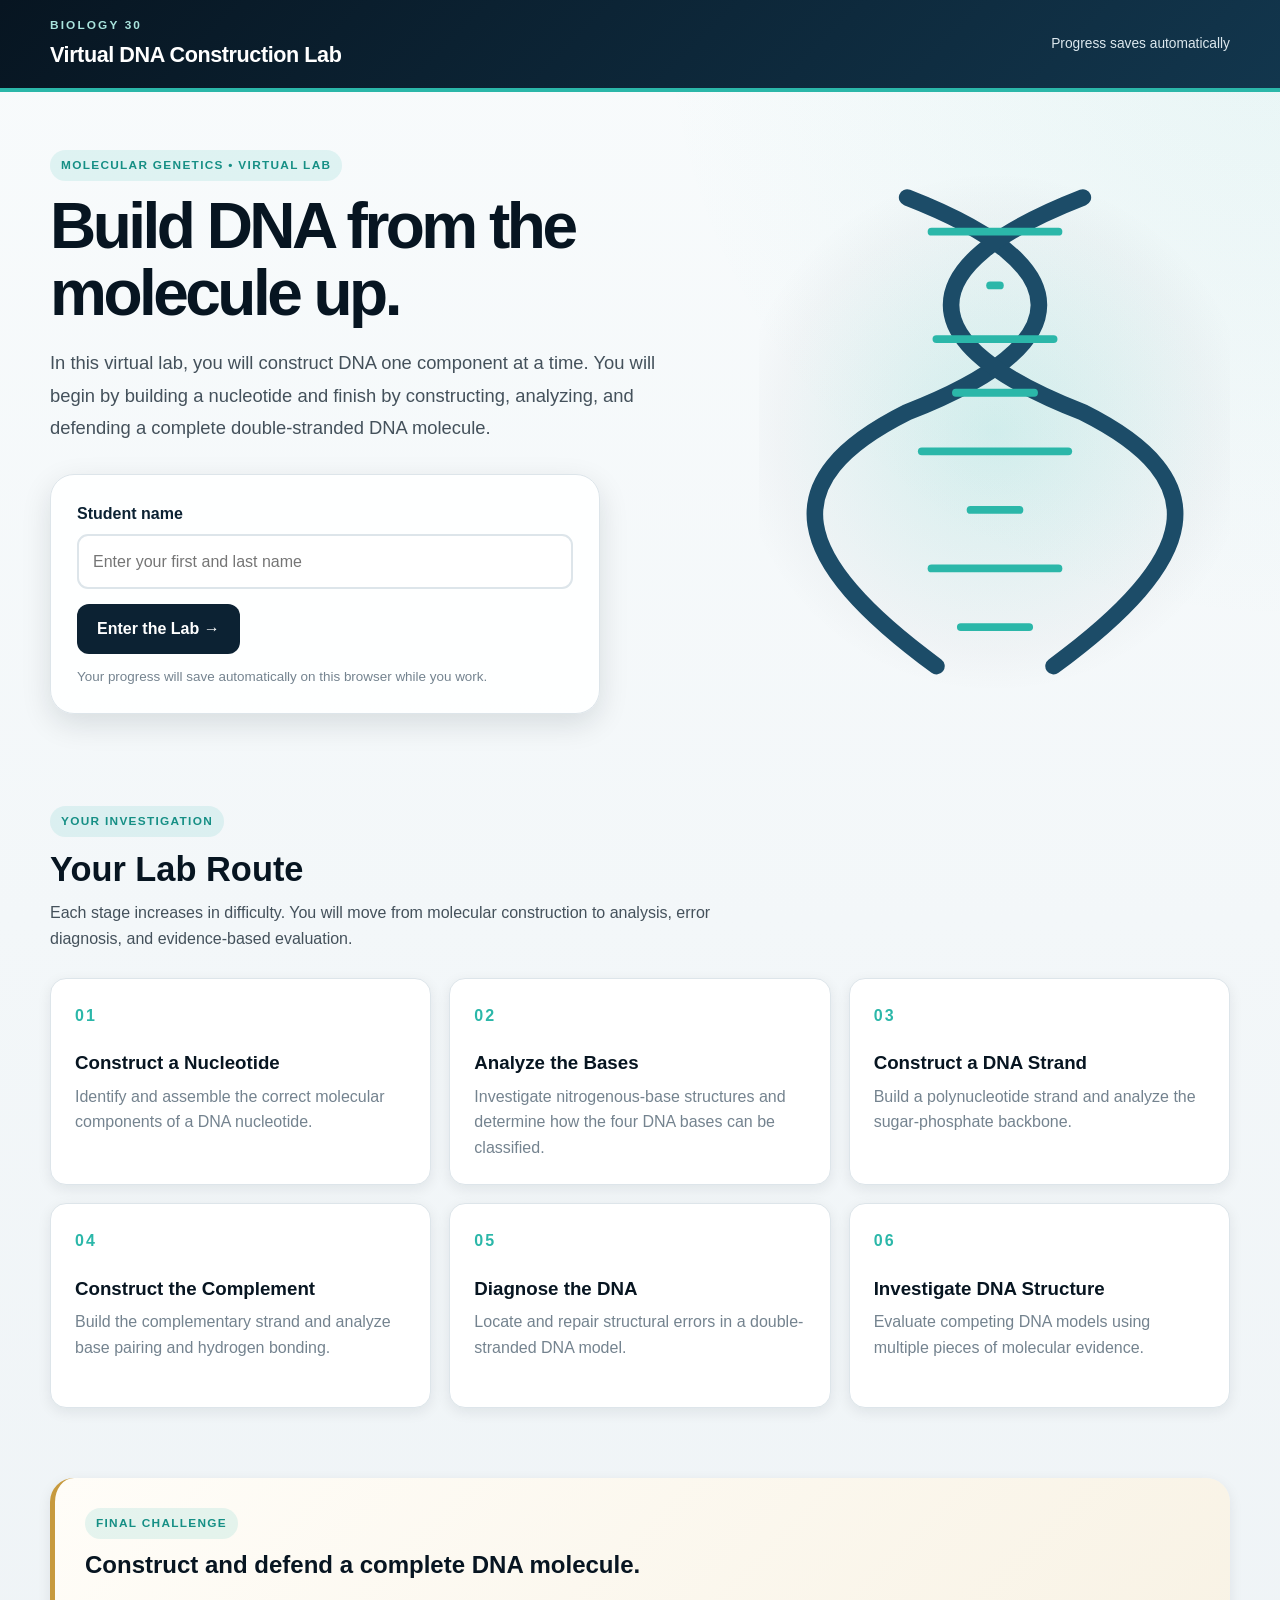
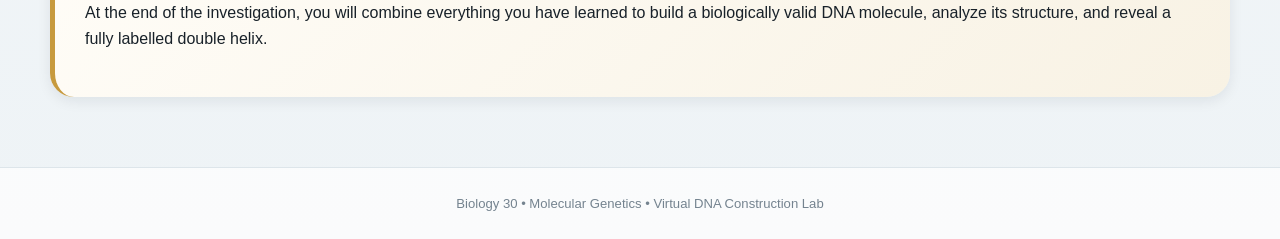
<file: index.html>
<!DOCTYPE html>
<html lang="en">

<head>
  <meta charset="UTF-8">
  <meta name="viewport" content="width=device-width, initial-scale=1.0">

  <title>Biology 30 | Virtual DNA Construction Lab</title>

  <link rel="stylesheet" href="style.css">
</head>

<body data-page="home">

<header class="site-header">

  <div class="header-inner">

    <div>
      <div class="course-label">BIOLOGY 30</div>
      <div class="site-title">Virtual DNA Construction Lab</div>
    </div>

    <div class="save-status" id="save-status">
      Progress saves automatically
    </div>

  </div>

</header>


<main class="home-page">


  <!-- =====================================================
       HERO
       ===================================================== -->

  <section class="hero">

    <div class="hero-content">

      <span class="eyebrow">
        MOLECULAR GENETICS • VIRTUAL LAB
      </span>

      <h1>
        Build DNA from the molecule up.
      </h1>

      <p class="hero-intro">
        In this virtual lab, you will construct DNA one component
        at a time. You will begin by building a nucleotide and finish
        by constructing, analyzing, and defending a complete
        double-stranded DNA molecule.
      </p>


      <!-- =================================================
           START / SAVED WORK CARD
           ================================================= -->

      <div class="student-start-card">


        <!-- SAVED LAB FOUND -->

        <div
          id="saved-work-panel"
          hidden
        >

          <div class="saved-work-badge">
            Saved lab found
          </div>

          <h2>
            Continue your DNA lab?
          </h2>

          <p>
            Saved work was found for:
            <strong id="saved-student-name"></strong>
          </p>

          <p class="small-note">
            Continue the saved lab from where it was left,
            or begin a new lab for another student.
          </p>


          <div class="saved-work-actions">

            <button
              type="button"
              id="continue-lab"
              class="primary-button"
            >
              Continue Saved Lab →
            </button>


            <button
              type="button"
              id="new-lab"
              class="secondary-button"
            >
              Start New Lab
            </button>

          </div>

        </div>


        <!-- NEW STUDENT -->

        <div id="new-student-panel">

          <label for="student-name">
            Student name
          </label>

          <input
            type="text"
            id="student-name"
            placeholder="Enter your first and last name"
            autocomplete="name"
          >


          <button
            type="button"
            id="start-lab"
            class="primary-button"
          >
            Enter the Lab →
          </button>


          <p class="small-note">
            Your progress will save automatically on this browser
            while you work.
          </p>

        </div>

      </div>

    </div>


    <!-- =================================================
         DNA VISUAL
         ================================================= -->

    <div class="hero-dna-visual">

      <svg
        viewBox="0 0 420 520"
        class="hero-dna-svg"
        role="img"
        aria-label="Simplified DNA double helix"
      >

        <path
          class="helix-backbone"
          d="
            M120 20
            C300 90 300 170 120 240
            C-20 310 0 390 150 500
          "
        />

        <path
          class="helix-backbone"
          d="
            M300 20
            C120 90 120 170 300 240
            C440 310 420 390 270 500
          "
        />

        <line
          x1="145"
          y1="55"
          x2="275"
          y2="55"
          class="helix-rung"
        />

        <line
          x1="205"
          y1="110"
          x2="215"
          y2="110"
          class="helix-rung"
        />

        <line
          x1="270"
          y1="165"
          x2="150"
          y2="165"
          class="helix-rung"
        />

        <line
          x1="250"
          y1="220"
          x2="170"
          y2="220"
          class="helix-rung"
        />

        <line
          x1="135"
          y1="280"
          x2="285"
          y2="280"
          class="helix-rung"
        />

        <line
          x1="185"
          y1="340"
          x2="235"
          y2="340"
          class="helix-rung"
        />

        <line
          x1="275"
          y1="400"
          x2="145"
          y2="400"
          class="helix-rung"
        />

        <line
          x1="245"
          y1="460"
          x2="175"
          y2="460"
          class="helix-rung"
        />

      </svg>

    </div>

  </section>



  <!-- =====================================================
       LAB ROUTE
       ===================================================== -->

  <section class="lab-route">

    <div class="route-heading">

      <span class="eyebrow">
        YOUR INVESTIGATION
      </span>

      <h2>
        Your Lab Route
      </h2>

      <p>
        Each stage increases in difficulty.
        You will move from molecular construction to analysis,
        error diagnosis, and evidence-based evaluation.
      </p>

    </div>


    <div class="route-grid">


      <!-- STAGE 1 -->

      <article class="route-card">

        <span class="route-number">
          01
        </span>

        <h3>
          Construct a Nucleotide
        </h3>

        <p>
          Identify and assemble the correct molecular components
          of a DNA nucleotide.
        </p>

      </article>


      <!-- STAGE 2 -->

      <article class="route-card">

        <span class="route-number">
          02
        </span>

        <h3>
          Analyze the Bases
        </h3>

        <p>
          Investigate nitrogenous-base structures and determine
          how the four DNA bases can be classified.
        </p>

      </article>


      <!-- STAGE 3 -->

      <article class="route-card">

        <span class="route-number">
          03
        </span>

        <h3>
          Construct a DNA Strand
        </h3>

        <p>
          Build a polynucleotide strand and analyze the
          sugar-phosphate backbone.
        </p>

      </article>


      <!-- STAGE 4 -->

      <article class="route-card">

        <span class="route-number">
          04
        </span>

        <h3>
          Construct the Complement
        </h3>

        <p>
          Build the complementary strand and analyze
          base pairing and hydrogen bonding.
        </p>

      </article>


      <!-- STAGE 5 -->

      <article class="route-card">

        <span class="route-number">
          05
        </span>

        <h3>
          Diagnose the DNA
        </h3>

        <p>
          Locate and repair structural errors in a
          double-stranded DNA model.
        </p>

      </article>


      <!-- STAGE 6 -->

      <article class="route-card">

        <span class="route-number">
          06
        </span>

        <h3>
          Investigate DNA Structure
        </h3>

        <p>
          Evaluate competing DNA models using multiple
          pieces of molecular evidence.
        </p>

      </article>

    </div>

  </section>



  <!-- =====================================================
       FINAL CHALLENGE PREVIEW
       ===================================================== -->

  <section class="final-challenge-preview">

    <div>

      <span class="eyebrow">
        FINAL CHALLENGE
      </span>

      <h2>
        Construct and defend a complete DNA molecule.
      </h2>

      <p>
        At the end of the investigation, you will combine everything
        you have learned to build a biologically valid DNA molecule,
        analyze its structure, and reveal a fully labelled double helix.
      </p>

    </div>

  </section>


</main>


<footer>
  Biology 30 • Molecular Genetics • Virtual DNA Construction Lab
</footer>


<script src="script.js"></script>

</body>

</html>
</file>
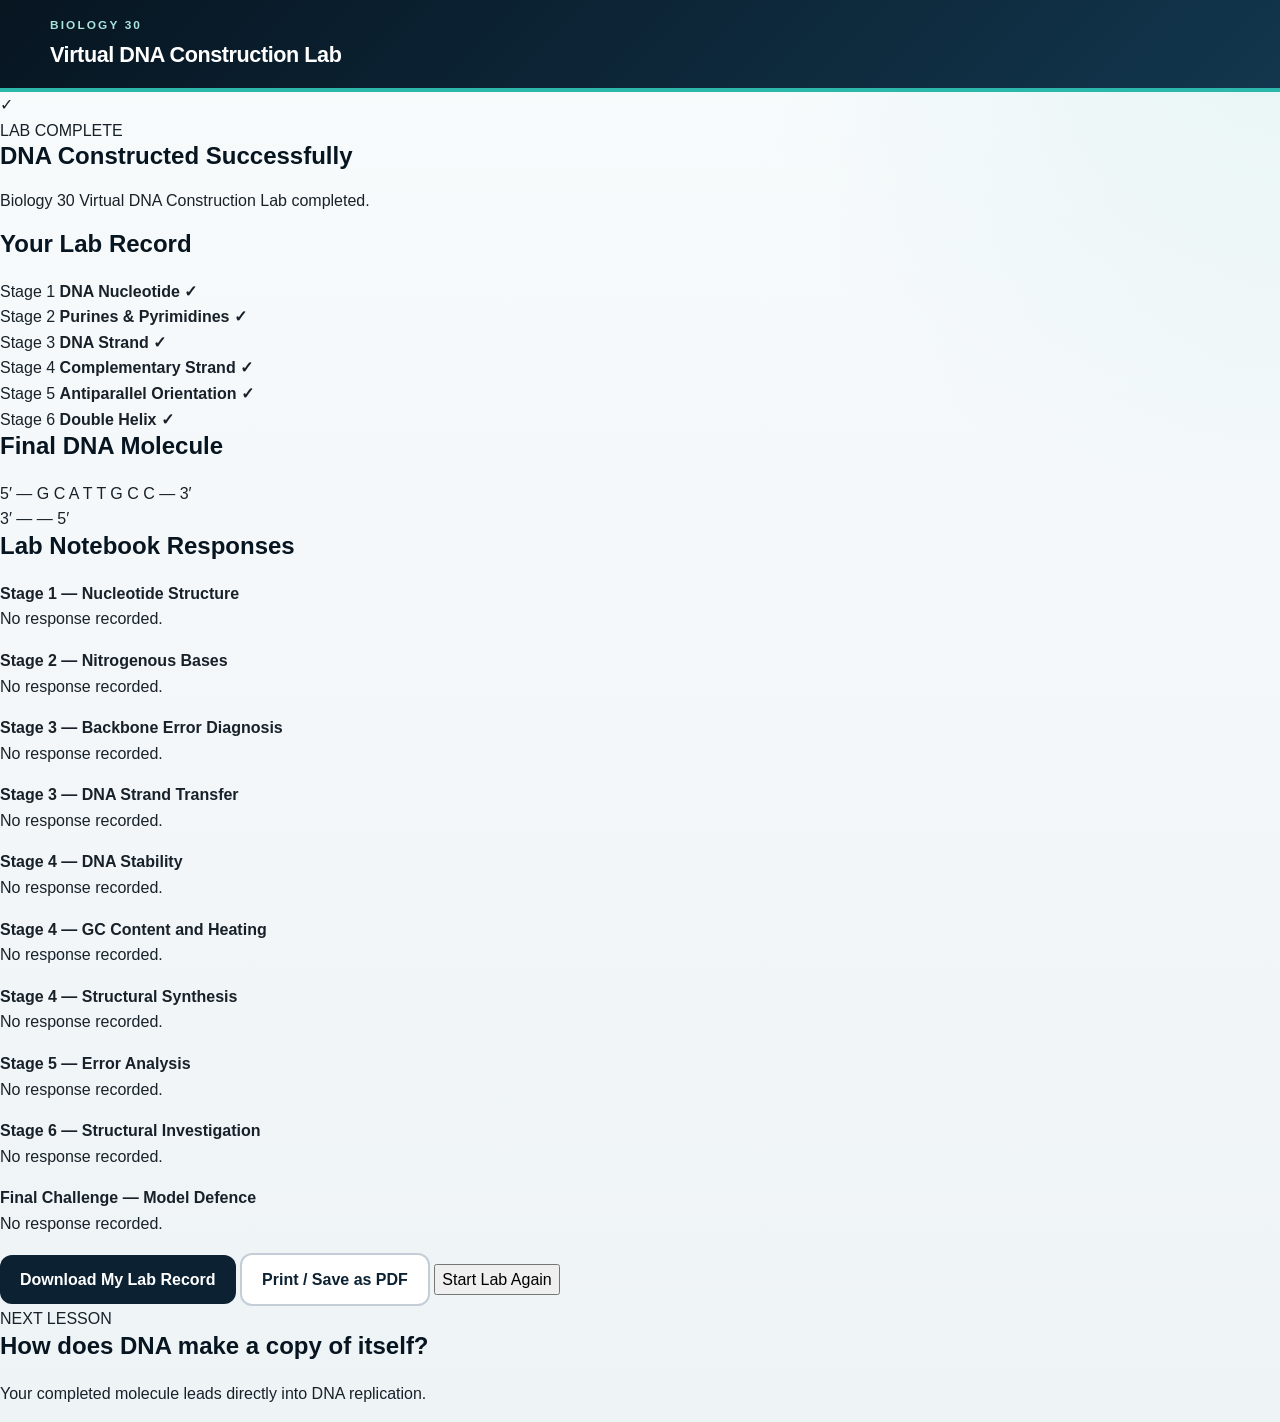
<file: complete.html>
<!DOCTYPE html>
<html lang="en">

<head>

<meta charset="UTF-8">
<meta name="viewport" content="width=device-width, initial-scale=1.0">

<title>DNA Lab Complete</title>

<link rel="stylesheet" href="style.css">

</head>


<body data-page="complete">

<header class="site-header">

  <div class="header-inner">

    <div>
      <div class="course-label">BIOLOGY 30</div>
      <div class="site-title">Virtual DNA Construction Lab</div>
    </div>

  </div>

</header>


<main class="completion-page">

<section class="completion-hero">

  <div class="completion-symbol">
    ✓
  </div>

  <span class="completion-label">
    LAB COMPLETE
  </span>

  <h1>
    DNA Constructed Successfully
  </h1>

  <p id="completion-student"></p>

</section>



<section class="lab-record">

  <h2>Your Lab Record</h2>


  <div class="record-grid">

    <div class="record-item">
      <span>Stage 1</span>
      <strong>DNA Nucleotide ✓</strong>
    </div>

    <div class="record-item">
      <span>Stage 2</span>
      <strong>Purines & Pyrimidines ✓</strong>
    </div>

    <div class="record-item">
      <span>Stage 3</span>
      <strong>DNA Strand ✓</strong>
    </div>

    <div class="record-item">
      <span>Stage 4</span>
      <strong>Complementary Strand ✓</strong>
    </div>

    <div class="record-item">
      <span>Stage 5</span>
      <strong>Antiparallel Orientation ✓</strong>
    </div>

    <div class="record-item">
      <span>Stage 6</span>
      <strong>Double Helix ✓</strong>
    </div>

  </div>

</section>



<section class="final-result-panel">

  <h2>Final DNA Molecule</h2>

  <div id="final-sequence-display"></div>

</section>



<section class="notebook-record">

  <h2>Lab Notebook Responses</h2>

  <div id="notebook-output"></div>

</section>



<div class="completion-actions">

  <button
    id="download-report"
    type="button"
    class="primary-button"
  >
    Download My Lab Record
  </button>


  <button
    id="print-report"
    type="button"
    class="secondary-button"
  >
    Print / Save as PDF
  </button>


  <button
    id="start-over"
    type="button"
    class="danger-button"
  >
    Start Lab Again
  </button>

</div>



<section class="next-step-card">

  <span>NEXT LESSON</span>

  <h2>
    How does DNA make a copy of itself?
  </h2>

  <p>
    Your completed molecule leads directly into DNA replication.
  </p>

</section>

</main>


<script src="script.js"></script>

</body>
</html>
</file>
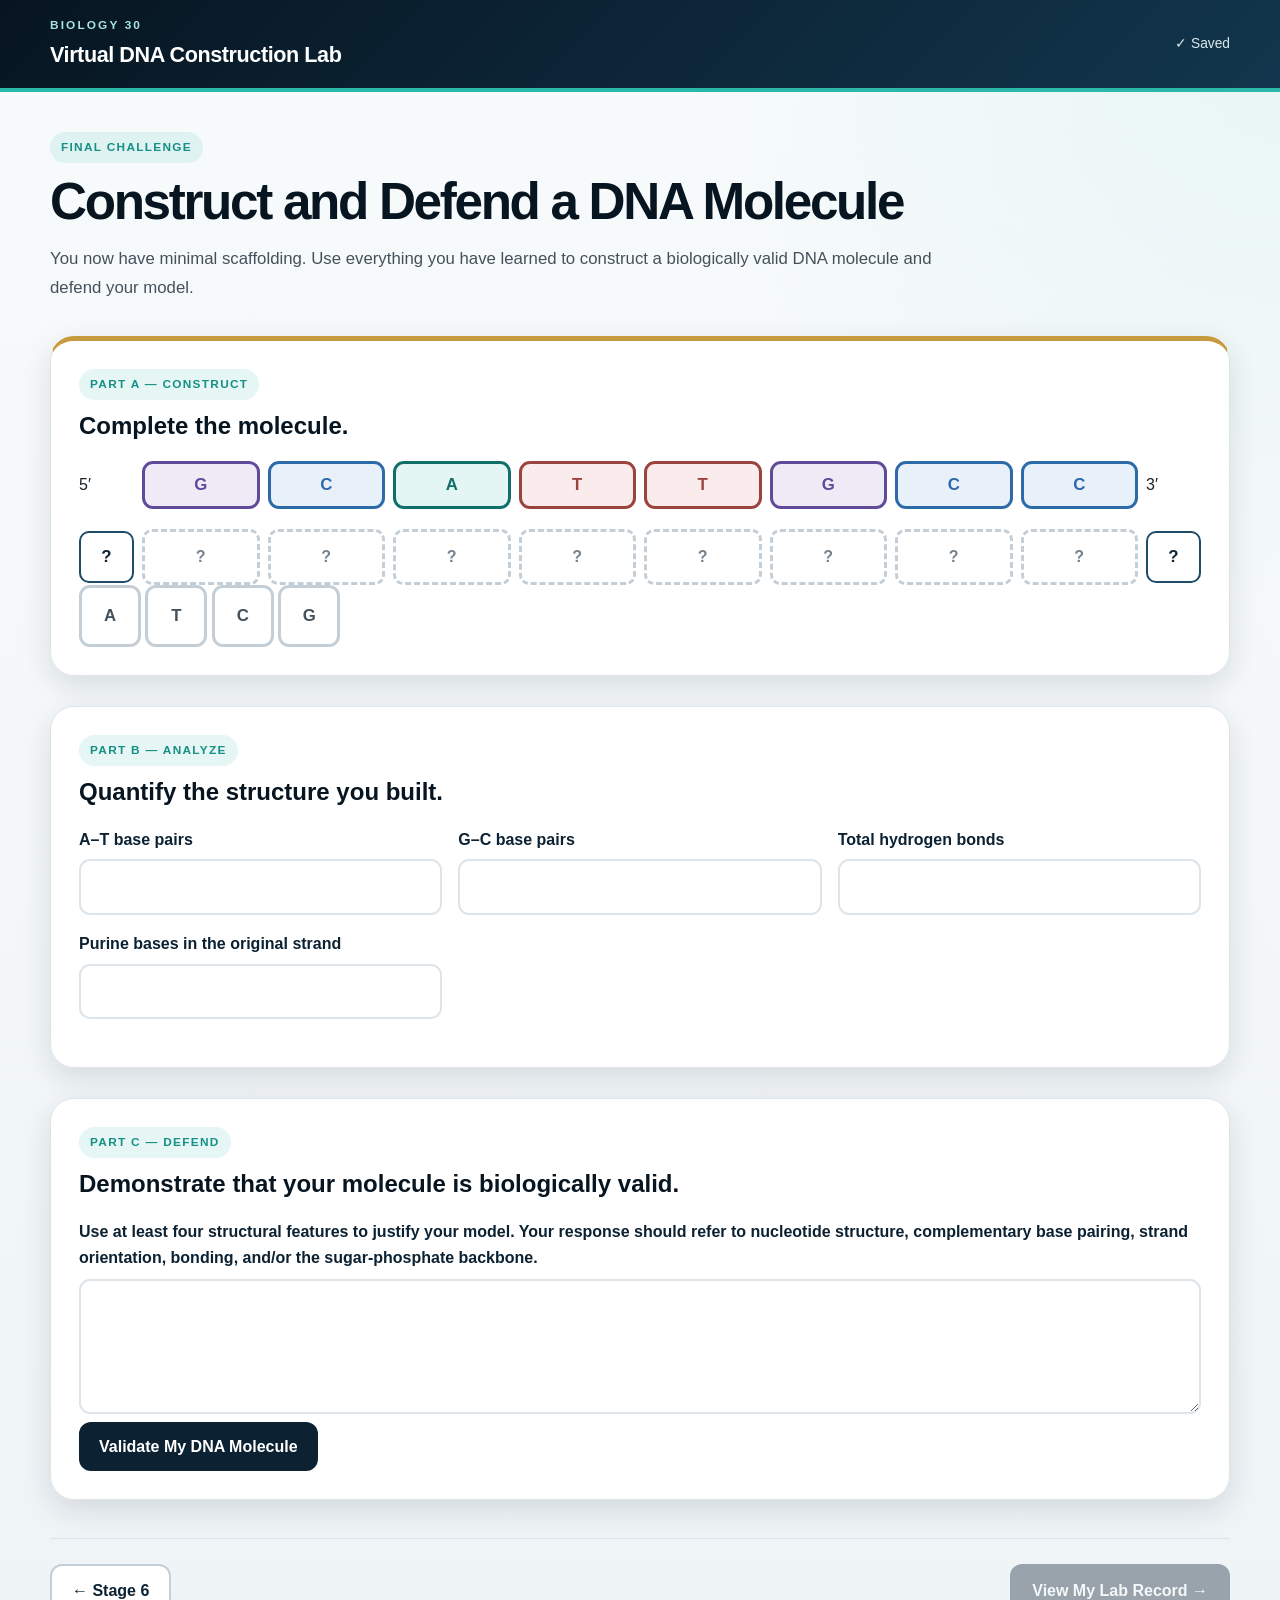
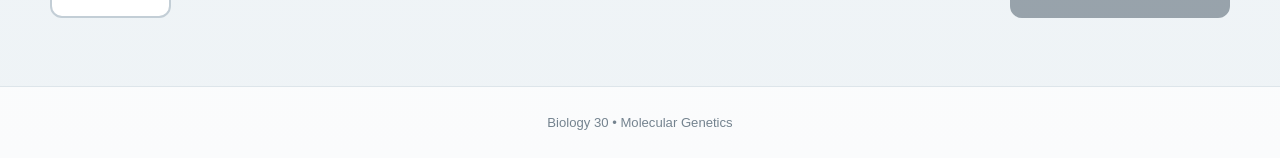
<file: finalchallenge.html>
<!DOCTYPE html>
<html lang="en">

<head>
  <meta charset="UTF-8">
  <meta name="viewport" content="width=device-width, initial-scale=1.0">

  <title>Final Challenge | DNA Construction Lab</title>

  <link rel="stylesheet" href="style.css">
</head>

<body data-page="challenge">

<header class="site-header">

  <div class="header-inner">

    <div>
      <div class="course-label">BIOLOGY 30</div>
      <div class="site-title">Virtual DNA Construction Lab</div>
    </div>

    <div class="save-status">
      <span id="student-display"></span>
      <span id="save-status">✓ Saved</span>
    </div>

  </div>

</header>


<main class="lab-page">

<section class="stage-heading final-heading">

  <span class="stage-number">FINAL CHALLENGE</span>

  <h1>Construct and Defend a DNA Molecule</h1>

  <p>
    You now have minimal scaffolding.
    Use everything you have learned to construct a biologically valid
    DNA molecule and defend your model.
  </p>

</section>


<section class="lab-panel final-build-panel">

  <span class="panel-label">PART A — CONSTRUCT</span>

  <h2>Complete the molecule.</h2>


  <div class="final-template-row">

    <span>5′</span>

    <span class="dna-base base-g">G</span>
    <span class="dna-base base-c">C</span>
    <span class="dna-base base-a">A</span>
    <span class="dna-base base-t">T</span>
    <span class="dna-base base-t">T</span>
    <span class="dna-base base-g">G</span>
    <span class="dna-base base-c">C</span>
    <span class="dna-base base-c">C</span>

    <span>3′</span>

  </div>


  <div class="final-bond-row">

    <div data-position="0"></div>
    <div data-position="1"></div>
    <div data-position="2"></div>
    <div data-position="3"></div>
    <div data-position="4"></div>
    <div data-position="5"></div>
    <div data-position="6"></div>
    <div data-position="7"></div>

  </div>


  <div class="final-student-row">

    <button
      type="button"
      class="final-direction"
      id="final-left-direction"
    >
      ?
    </button>

    <button class="final-base-slot" data-position="0" type="button">?</button>
    <button class="final-base-slot" data-position="1" type="button">?</button>
    <button class="final-base-slot" data-position="2" type="button">?</button>
    <button class="final-base-slot" data-position="3" type="button">?</button>
    <button class="final-base-slot" data-position="4" type="button">?</button>
    <button class="final-base-slot" data-position="5" type="button">?</button>
    <button class="final-base-slot" data-position="6" type="button">?</button>
    <button class="final-base-slot" data-position="7" type="button">?</button>

    <button
      type="button"
      class="final-direction"
      id="final-right-direction"
    >
      ?
    </button>

  </div>


  <div class="base-bank">

    <button class="base-bank-button base-a" data-base="A" type="button">A</button>
    <button class="base-bank-button base-t" data-base="T" type="button">T</button>
    <button class="base-bank-button base-c" data-base="C" type="button">C</button>
    <button class="base-bank-button base-g" data-base="G" type="button">G</button>

  </div>

</section>


<section class="analysis-section">

  <span class="panel-label">PART B — ANALYZE</span>

  <h2>Quantify the structure you built.</h2>


  <div class="calculation-grid">

    <label>
      A–T base pairs
      <input id="final-at" type="number" min="0">
    </label>

    <label>
      G–C base pairs
      <input id="final-gc" type="number" min="0">
    </label>

    <label>
      Total hydrogen bonds
      <input id="final-hydrogen" type="number" min="0">
    </label>

    <label>
      Purine bases in the original strand
      <input id="final-purines" type="number" min="0">
    </label>

  </div>

</section>


<section class="analysis-section">

  <span class="panel-label">PART C — DEFEND</span>

  <h2>Demonstrate that your molecule is biologically valid.</h2>

  <label for="final-note" class="response-label">
    Use at least four structural features to justify your model.
    Your response should refer to nucleotide structure, complementary
    base pairing, strand orientation, bonding, and/or the
    sugar-phosphate backbone.
  </label>

  <textarea
    id="final-note"
    data-save-field="finalNote"
  ></textarea>


  <button
    id="submit-final-challenge"
    class="check-button final-submit"
    type="button"
  >
    Validate My DNA Molecule
  </button>


  <div
    id="final-feedback"
    class="feedback-box"
  ></div>

</section>


<!-- FINAL CULMINATING MODEL -->

<section
  id="completed-double-helix"
  class="completed-helix-section hidden-content"
>

  <span class="panel-label">
    YOUR COMPLETED DNA MODEL
  </span>

  <h2>From nucleotides to the double helix</h2>

  <p>
    Your molecule has passed the structural checks.
    The model below brings together every major structural feature
    from this lesson.
  </p>


  <div class="complete-dna-display">

    <div class="helix-label label-phosphate">
      Phosphate group
    </div>

    <div class="helix-label label-sugar">
      Deoxyribose
    </div>

    <div class="helix-label label-backbone">
      Sugar-phosphate backbone
    </div>

    <div class="helix-label label-base">
      Nitrogenous base
    </div>

    <div class="helix-label label-basepair">
      Complementary base pair
    </div>

    <div class="helix-label label-hydrogen">
      Hydrogen bonds
    </div>

    <div class="helix-label label-phosphodiester">
      Covalent / phosphodiester bond
    </div>


    <svg
      id="final-double-helix-svg"
      viewBox="0 0 700 820"
      role="img"
      aria-label="Fully labelled DNA double helix"
    >

      <!-- Backbone curves -->

      <path
        id="final-backbone-left"
        d="M210 40
           C520 130 520 250 210 340
           C-50 430 40 610 250 780"
        class="final-helix-backbone"
      />

      <path
        id="final-backbone-right"
        d="M490 40
           C180 130 180 250 490 340
           C750 430 660 610 450 780"
        class="final-helix-backbone"
      />


      <!-- Base-pair rungs -->

      <g id="final-base-pairs">

        <line x1="250" y1="95" x2="450" y2="95" class="final-base-rung"/>
        <line x1="325" y1="175" x2="375" y2="175" class="final-base-rung"/>
        <line x1="445" y1="255" x2="255" y2="255" class="final-base-rung"/>
        <line x1="415" y1="335" x2="285" y2="335" class="final-base-rung"/>
        <line x1="235" y1="430" x2="465" y2="430" class="final-base-rung"/>
        <line x1="285" y1="525" x2="415" y2="525" class="final-base-rung"/>
        <line x1="460" y1="620" x2="240" y2="620" class="final-base-rung"/>
        <line x1="425" y1="715" x2="275" y2="715" class="final-base-rung"/>

      </g>


      <!-- Direction labels -->

      <text x="185" y="30" class="helix-direction">5′</text>
      <text x="500" y="30" class="helix-direction">3′</text>

      <text x="235" y="810" class="helix-direction">3′</text>
      <text x="455" y="810" class="helix-direction">5′</text>

    </svg>

  </div>


  <div class="final-structure-summary">

    <div>
      <strong>Nucleotide</strong>
      <span>Phosphate + deoxyribose + nitrogenous base</span>
    </div>

    <div>
      <strong>Complementary</strong>
      <span>A–T and C–G base pairing</span>
    </div>

    <div>
      <strong>Antiparallel</strong>
      <span>Opposite 5′ and 3′ strand orientations</span>
    </div>

    <div>
      <strong>Hydrogen bonding</strong>
      <span>A–T = 2 bonds; C–G = 3 bonds</span>
    </div>

    <div>
      <strong>Backbone</strong>
      <span>Alternating sugar and phosphate groups</span>
    </div>

    <div>
      <strong>Double helix</strong>
      <span>Two complementary antiparallel strands</span>
    </div>

  </div>

</section>


<nav class="stage-navigation">

  <a href="stage6.html" class="nav-button back-button">
    ← Stage 6
  </a>

  <a
    href="complete.html"
    id="final-next"
    class="nav-button next-button locked"
  >
    View My Lab Record →
  </a>

</nav>

</main>

<footer>
  Biology 30 • Molecular Genetics
</footer>

<script src="script.js"></script>

</body>
</html>
</file>
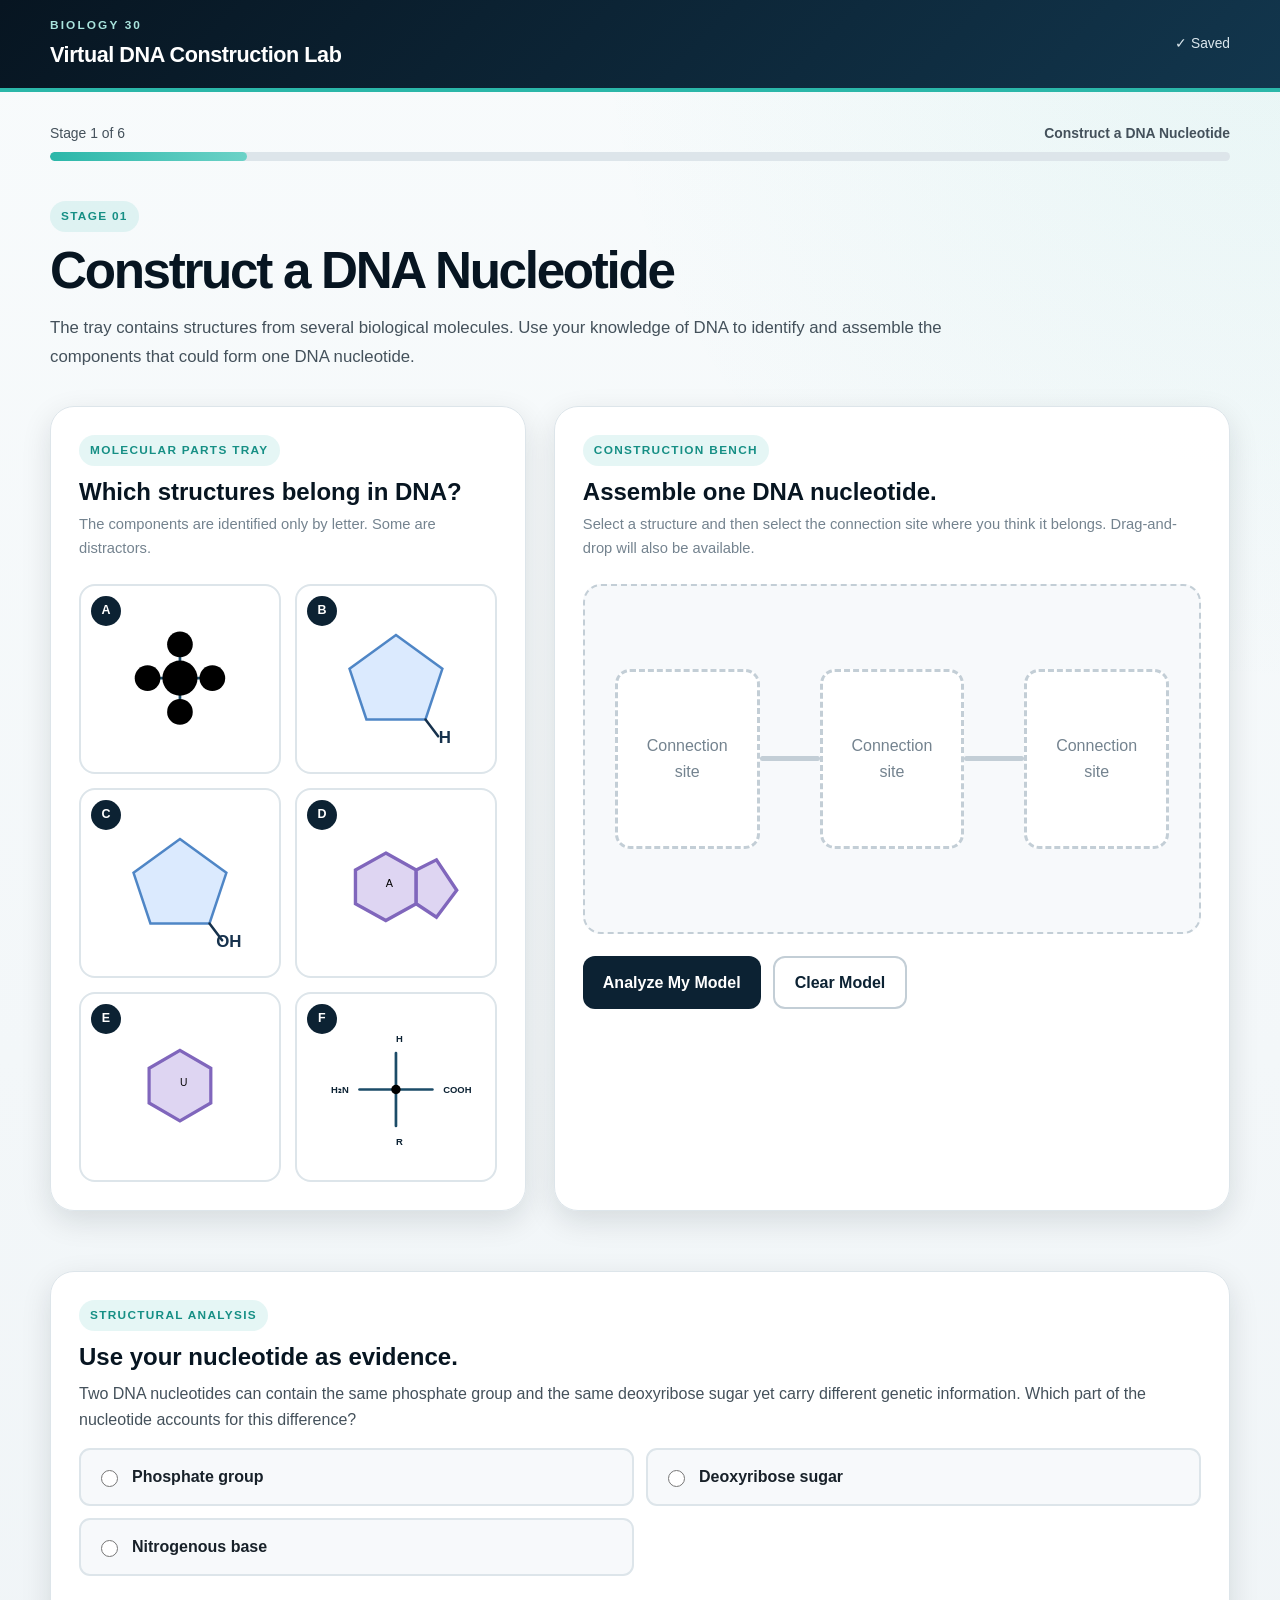
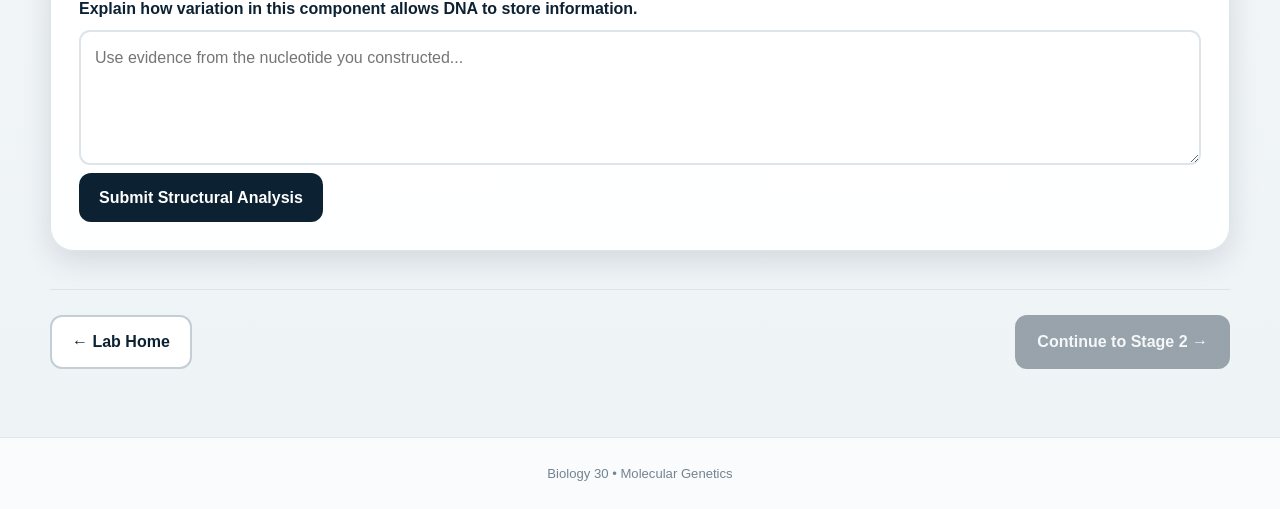
<file: stage1.html>
<!DOCTYPE html>
<html lang="en">

<head>
  <meta charset="UTF-8">
  <meta name="viewport" content="width=device-width, initial-scale=1.0">

  <title>Stage 1 | Construct a DNA Nucleotide</title>

  <link rel="stylesheet" href="style.css">
</head>

<body data-page="stage1">

<header class="site-header">
  <div class="header-inner">

    <div>
      <div class="course-label">BIOLOGY 30</div>
      <div class="site-title">Virtual DNA Construction Lab</div>
    </div>

    <div class="save-status">
      <span id="student-display"></span>
      <span id="save-status">✓ Saved</span>
    </div>

  </div>
</header>


<div class="progress-wrapper">

  <div class="progress-label">
    <span>Stage 1 of 6</span>
    <strong>Construct a DNA Nucleotide</strong>
  </div>

  <div class="progress-bar">
    <div class="progress-fill progress-1"></div>
  </div>

</div>


<main class="lab-page">

<section class="stage-heading">

  <span class="stage-number">STAGE 01</span>

  <h1>Construct a DNA Nucleotide</h1>

  <p>
    The tray contains structures from several biological molecules.
    Use your knowledge of DNA to identify and assemble the components
    that could form one DNA nucleotide.
  </p>

</section>


<section class="investigation-grid">

  <!-- PARTS TRAY -->

  <aside class="lab-panel parts-panel">

    <div class="panel-heading">

      <span class="panel-label">MOLECULAR PARTS TRAY</span>

      <h2>Which structures belong in DNA?</h2>

      <p>
        The components are identified only by letter.
        Some are distractors.
      </p>

    </div>


    <div class="molecular-parts-grid">


      <!-- A — PHOSPHATE -->

      <button
        class="molecule-card"
        type="button"
        draggable="true"
        data-piece="phosphate"
        data-piece-id="A"
      >

        <span class="piece-id">A</span>

        <svg viewBox="0 0 200 200" class="molecule-svg" aria-label="Phosphate group: one phosphorus atom bonded to four oxygen atoms">

          <!-- bonds drawn first so atoms sit on top -->
          <line x1="100" y1="95" x2="100" y2="45" class="bond"/>
          <line x1="100" y1="95" x2="100" y2="145" class="bond"/>
          <line x1="100" y1="95" x2="52" y2="95" class="bond"/>
          <line x1="100" y1="95" x2="148" y2="95" class="bond"/>

          <circle cx="100" cy="45" r="19" class="atom oxygen"/>
          <text x="100" y="45" class="atom-symbol">O</text>

          <circle cx="100" cy="145" r="19" class="atom oxygen"/>
          <text x="100" y="145" class="atom-symbol">O</text>

          <circle cx="52" cy="95" r="19" class="atom oxygen"/>
          <text x="52" y="95" class="atom-symbol">O</text>

          <circle cx="148" cy="95" r="19" class="atom oxygen"/>
          <text x="148" y="95" class="atom-symbol">O</text>

          <circle cx="100" cy="95" r="26" class="atom phosphorus"/>
          <text x="100" y="96" text-anchor="middle" dominant-baseline="middle" class="base-symbol" font-size="22">P</text>

        </svg>

      </button>


         <!-- B — DEOXYRIBOSE -->

<button
  class="molecule-card sugar-candidate"
  type="button"
  draggable="true"
  data-piece="deoxyribose"
  data-piece-id="B"
>

  <span class="piece-id">B</span>

  <svg
    viewBox="0 0 180 160"
    class="molecule-svg"
    aria-label="Deoxyribose sugar"
  >

    <!-- pentose ring -->
    <polygon
      points="90,25 145,65 125,125 55,125 35,65"
      class="sugar-ring"
    />

    <!-- 2' attachment -->
    <line
      x1="125"
      y1="125"
      x2="140"
      y2="145"
      class="bond"
    />

    <!-- Deoxyribose has H at the 2' carbon -->
    <text
      x="148"
      y="153"
      text-anchor="middle"
      class="sugar-difference"
    >
      H
    </text>

  </svg>

</button>

     <!-- C — RIBOSE -->

<button
  class="molecule-card sugar-candidate"
  type="button"
  draggable="true"
  data-piece="ribose"
  data-piece-id="C"
>

  <span class="piece-id">C</span>

  <svg
    viewBox="0 0 180 160"
    class="molecule-svg"
    aria-label="Ribose sugar"
  >

    <!-- pentose ring -->
    <polygon
      points="90,25 145,65 125,125 55,125 35,65"
      class="sugar-ring"
    />

    <!-- 2' attachment -->
    <line
      x1="125"
      y1="125"
      x2="140"
      y2="145"
      class="bond"
    />

    <!-- Ribose has OH at the 2' carbon -->
    <text
      x="148"
      y="153"
      text-anchor="middle"
      class="sugar-difference"
    >
      OH
    </text>

  </svg>

</button>
      <!-- D — ADENINE -->

      <button
        class="molecule-card"
        type="button"
        draggable="true"
        data-piece="dna-base"
        data-piece-id="D"
      >

        <span class="piece-id">D</span>

        <svg viewBox="0 0 220 200" class="molecule-svg" aria-label="Adenine: a fused six-membered and five-membered ring">

          <polygon
            points="95,52 140,77 140,127 95,152 50,127 50,77"
            class="base-ring"
          />

          <polygon
            points="140,77 140,127 170,147 200,107 170,62"
            class="base-ring"
          />

          <text x="95" y="102" class="base-symbol">A</text>

        </svg>

      </button>


      <!-- E — URACIL -->

      <button
        class="molecule-card"
        type="button"
        draggable="true"
        data-piece="rna-base"
        data-piece-id="E"
      >

        <span class="piece-id">E</span>

        <svg viewBox="0 0 200 210" class="molecule-svg" aria-label="Uracil: a single six-membered ring">

          <polygon
            points="100,44 148,72 148,126 100,154 52,126 52,72"
            class="base-ring"
          />

          <text x="100" y="100" class="base-symbol">U</text>

        </svg>

      </button>


      <!-- F — AMINO ACID -->

      <button
        class="molecule-card"
        type="button"
        draggable="true"
        data-piece="amino-acid"
        data-piece-id="F"
      >

        <span class="piece-id">F</span>

        <svg viewBox="0 0 220 200" class="molecule-svg" aria-label="Generic amino acid: a central carbon bonded to an amino group, a carboxyl group, hydrogen, and an R group">

          <line x1="110" y1="100" x2="110" y2="46" class="bond"/>
          <line x1="110" y1="100" x2="110" y2="154" class="bond"/>
          <line x1="110" y1="100" x2="56" y2="100" class="bond"/>
          <line x1="110" y1="100" x2="164" y2="100" class="bond"/>

          <circle cx="110" cy="100" r="7" class="atom phosphorus"/>

          <text x="110" y="30" class="group-label">H</text>
          <text x="110" y="182" class="group-label">R</text>
          <text x="40" y="105" text-anchor="end" class="group-label">H₂N</text>
          <text x="180" y="105" text-anchor="start" class="group-label">COOH</text>

        </svg>

      </button>

    </div>

  </aside>


  <!-- CONSTRUCTION BENCH -->

  <section class="lab-panel construction-panel">

    <div class="panel-heading">

      <span class="panel-label">CONSTRUCTION BENCH</span>

      <h2>Assemble one DNA nucleotide.</h2>

      <p>
        Select a structure and then select the connection site
        where you think it belongs. Drag-and-drop will also be available.
      </p>

    </div>


    <div class="nucleotide-workspace">

      <div
        class="nucleotide-site site-phosphate"
        data-site="phosphate"
      >
        <span>Connection site</span>
      </div>


      <div class="structure-connector"></div>


      <div
        class="nucleotide-site site-sugar"
        data-site="sugar"
      >
        <span>Connection site</span>
      </div>


      <div class="structure-connector"></div>


      <div
        class="nucleotide-site site-base"
        data-site="base"
      >
        <span>Connection site</span>
      </div>

    </div>


    <div class="lab-actions">

      <button
        type="button"
        id="check-stage1-model"
        class="check-button"
      >
        Analyze My Model
      </button>

      <button
        type="button"
        id="clear-stage1-model"
        class="secondary-button"
      >
        Clear Model
      </button>

    </div>


    <div
      id="stage1-model-feedback"
      class="feedback-box"
      aria-live="polite"
    ></div>


    <div
      id="stage1-model-reveal"
      class="verified-model hidden-content"
    >

      <span class="verified-label">MODEL VERIFIED</span>

      <h3>One DNA nucleotide</h3>

      <div class="verified-term-grid">

        <div>
          <strong>Phosphate group</strong>
          <span>Part of the backbone</span>
        </div>

        <div>
          <strong>Deoxyribose</strong>
          <span>Five-carbon DNA sugar</span>
        </div>

        <div>
          <strong>Nitrogenous base</strong>
          <span>Variable component</span>
        </div>

      </div>

    </div>

  </section>

</section>


<!-- ANALYSIS -->

<section class="analysis-section">

  <span class="panel-label">STRUCTURAL ANALYSIS</span>

  <h2>Use your nucleotide as evidence.</h2>

  <p>
    Two DNA nucleotides can contain the same phosphate group and
    the same deoxyribose sugar yet carry different genetic information.
    Which part of the nucleotide accounts for this difference?
  </p>


  <div class="choice-grid">

    <label class="choice-card">
      <input
        type="radio"
        name="stage1-variable"
        value="phosphate"
      >
      <span>Phosphate group</span>
    </label>

    <label class="choice-card">
      <input
        type="radio"
        name="stage1-variable"
        value="sugar"
      >
      <span>Deoxyribose sugar</span>
    </label>

    <label class="choice-card">
      <input
        type="radio"
        name="stage1-variable"
        value="base"
      >
      <span>Nitrogenous base</span>
    </label>

  </div>


  <label for="stage1-note" class="response-label">
    Explain how variation in this component allows DNA to store information.
  </label>

  <textarea
    id="stage1-note"
    data-save-field="stage1Note"
    placeholder="Use evidence from the nucleotide you constructed..."
  ></textarea>


  <button
    type="button"
    id="check-stage1-analysis"
    class="check-button"
  >
    Submit Structural Analysis
  </button>


  <div
    id="stage1-analysis-feedback"
    class="feedback-box"
  ></div>

</section>


<nav class="stage-navigation">

  <a href="index.html" class="nav-button back-button">
    ← Lab Home
  </a>

  <a
    href="stage2.html"
    id="stage1-next"
    class="nav-button next-button locked"
    aria-disabled="true"
  >
    Continue to Stage 2 →
  </a>

</nav>

</main>

<footer>
  Biology 30 • Molecular Genetics
</footer>

<script src="script.js"></script>

</body>
</html>
</file>
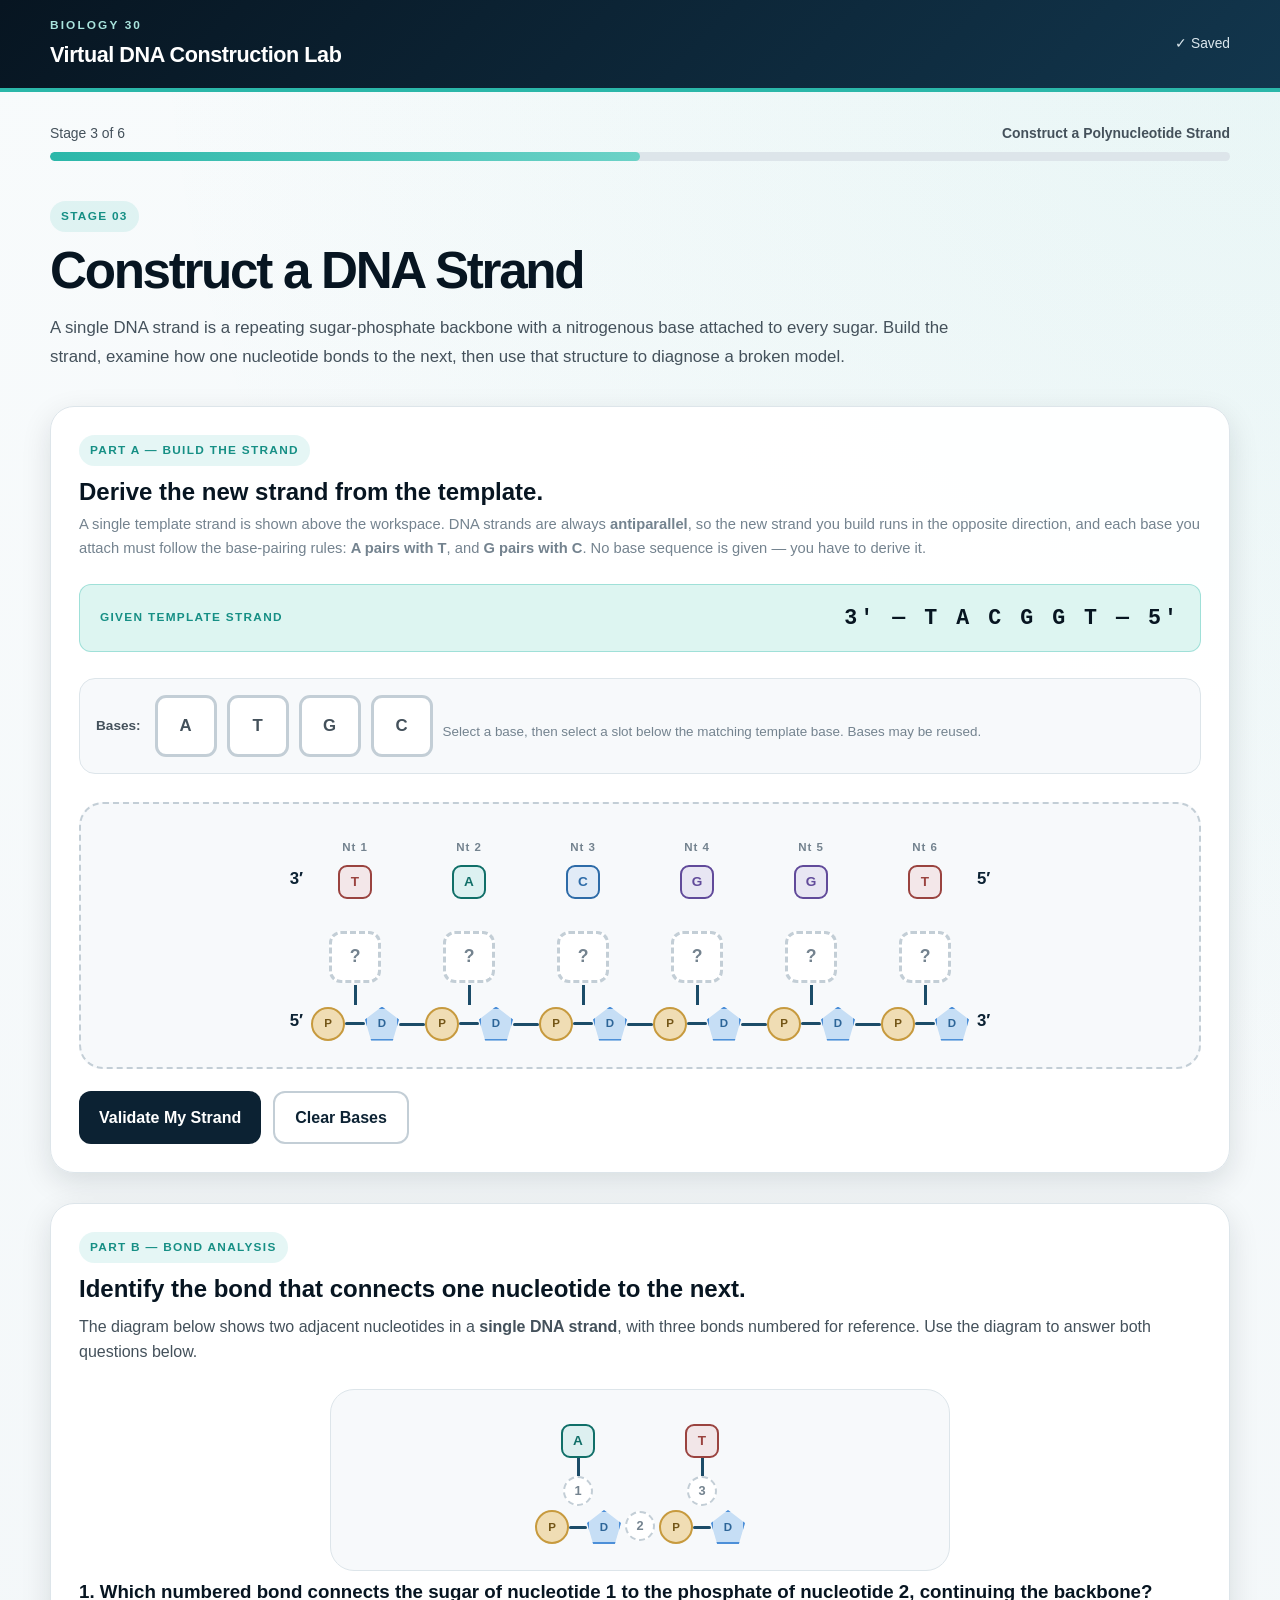
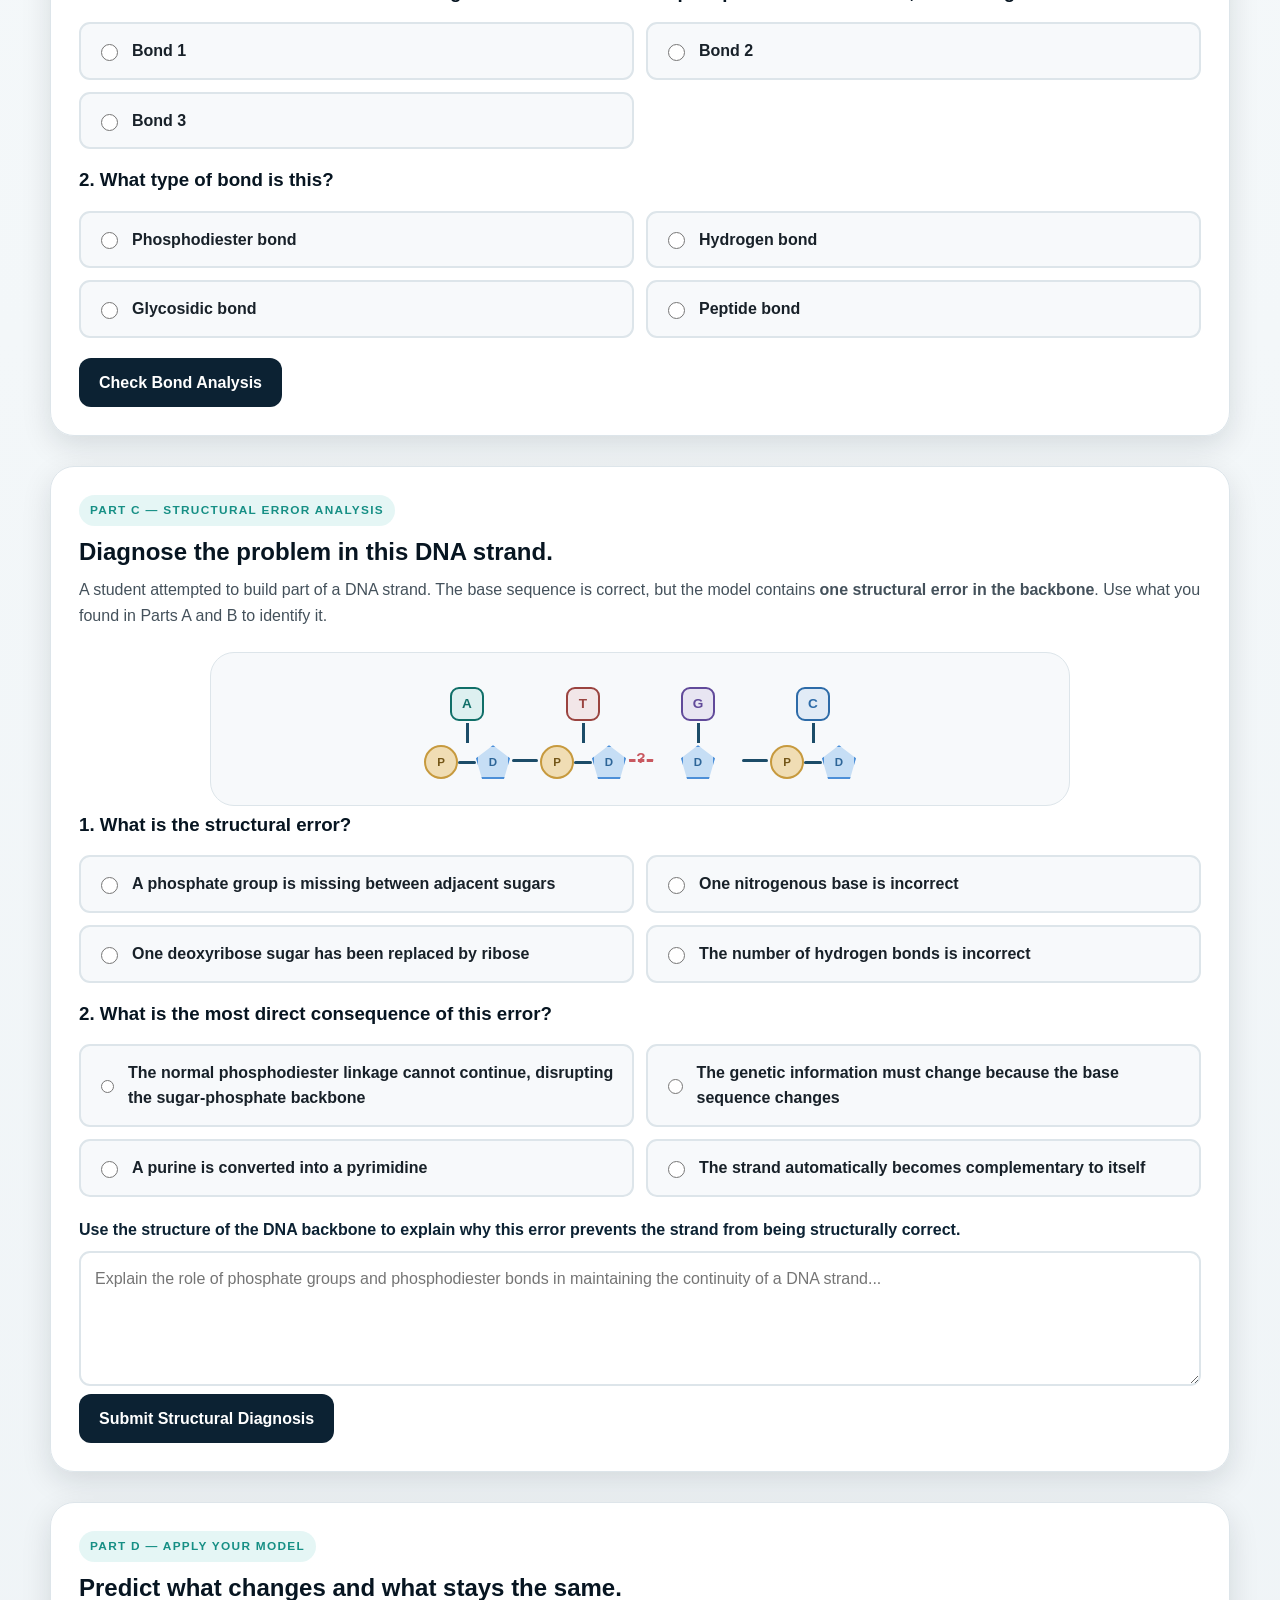
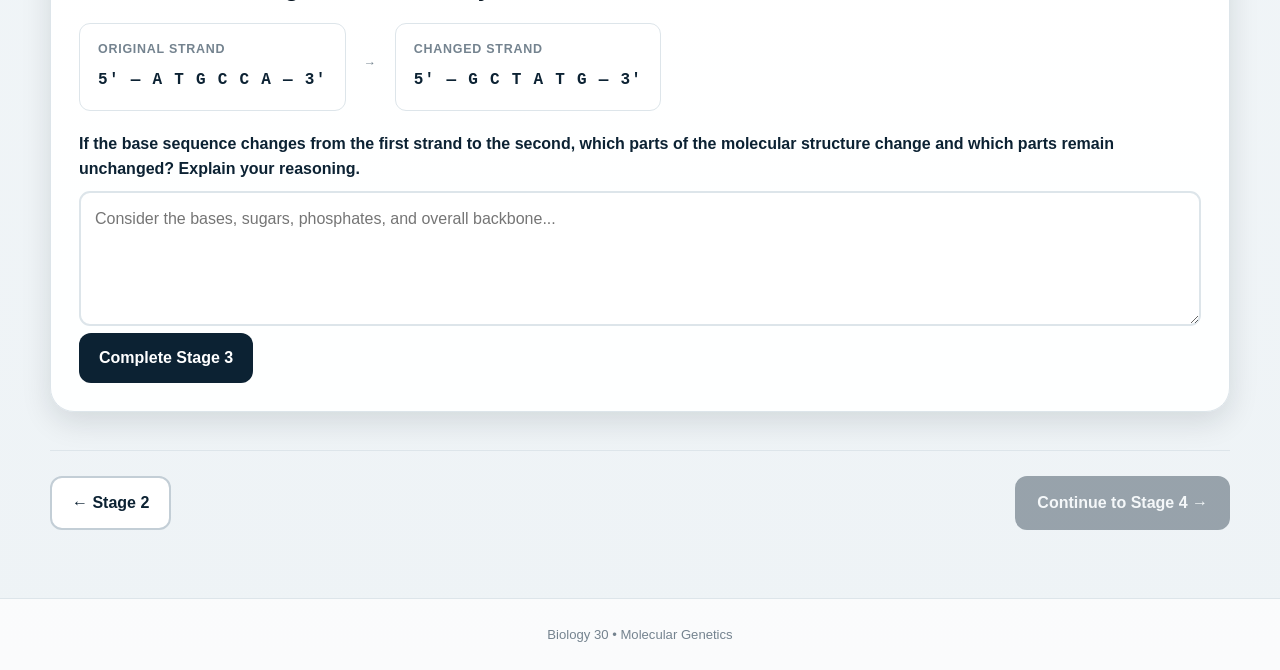
<file: stage3.html>
<!DOCTYPE html>
<html lang="en">

<head>
  <meta charset="UTF-8">
  <meta name="viewport" content="width=device-width, initial-scale=1.0">

  <title>Stage 3 | Construct a DNA Strand</title>

  <link rel="stylesheet" href="style.css">
</head>

<body data-page="stage3">

<header class="site-header">

  <div class="header-inner">

    <div>
      <div class="course-label">BIOLOGY 30</div>
      <div class="site-title">Virtual DNA Construction Lab</div>
    </div>

    <div class="save-status">
      <span id="student-display"></span>
      <span id="save-status">✓ Saved</span>
    </div>

  </div>

</header>


<div class="progress-wrapper">

  <div class="progress-label">
    <span>Stage 3 of 6</span>
    <strong>Construct a Polynucleotide Strand</strong>
  </div>

  <div class="progress-bar">
    <div class="progress-fill progress-3"></div>
  </div>

</div>


<main class="lab-page">


  <!-- =====================================================
       HEADING
       ===================================================== -->

  <section class="stage-heading">

    <span class="stage-number">
      STAGE 03
    </span>

    <h1>
      Construct a DNA Strand
    </h1>

    <p>
      A single DNA strand is a repeating sugar-phosphate backbone
      with a nitrogenous base attached to every sugar. Build the
      strand, examine how one nucleotide bonds to the next, then
      use that structure to diagnose a broken model.
    </p>

  </section>



  <!-- =====================================================
       PART A — BUILD THE STRAND
       ===================================================== -->

  <section class="lab-panel">

    <div class="panel-heading">

      <span class="panel-label">
        PART A — BUILD THE STRAND
      </span>

      <h2>
        Derive the new strand from the template.
      </h2>

      <p>
        A single template strand is shown above the workspace. DNA
        strands are always <strong>antiparallel</strong>, so the new
        strand you build runs in the opposite direction, and each
        base you attach must follow the base-pairing rules:
        <strong>A pairs with T</strong>, and
        <strong>G pairs with C</strong>. No base sequence is given —
        you have to derive it.
      </p>

    </div>


    <div class="target-banner">

      <span>
        Given template strand
      </span>

      <strong>
        3′ — T A C G G T — 5′
      </strong>

    </div>


    <div class="s3-bank">

      <span class="s3-bank-label">
        Bases:
      </span>

      <button type="button" class="base-bank-button base-a" data-base="A">A</button>
      <button type="button" class="base-bank-button base-t" data-base="T">T</button>
      <button type="button" class="base-bank-button base-g" data-base="G">G</button>
      <button type="button" class="base-bank-button base-c" data-base="C">C</button>

      <span class="small-note">
        Select a base, then select a slot below the matching
        template base. Bases may be reused.
      </span>

    </div>


    <div class="s3-backbone-panel">

      <div class="s3-track">

        <span class="s3-end-stack">
          <span>3′</span>
          <span>5′</span>
        </span>


        <!-- NUCLEOTIDE 1 -->
        <div class="s3-unit">
          <span class="s3-position-index">Nt 1</span>
          <span class="mini-base s3-template-base base-t">T</span>
          <span class="s3-hbond-zone" data-position="0"></span>
          <button type="button" class="s3-base-slot" data-position="0" aria-label="Empty base site, nucleotide 1">?</button>
          <span class="s3-stem"></span>
          <div class="s3-backbone-row">
            <span class="s3-phosphate">P</span>
            <span class="s3-bond-line"></span>
            <span class="s3-sugar">D</span>
          </div>
        </div>

        <span class="s3-connector"><span class="s3-connector-line"></span></span>


        <!-- NUCLEOTIDE 2 -->
        <div class="s3-unit">
          <span class="s3-position-index">Nt 2</span>
          <span class="mini-base s3-template-base base-a">A</span>
          <span class="s3-hbond-zone" data-position="1"></span>
          <button type="button" class="s3-base-slot" data-position="1" aria-label="Empty base site, nucleotide 2">?</button>
          <span class="s3-stem"></span>
          <div class="s3-backbone-row">
            <span class="s3-phosphate">P</span>
            <span class="s3-bond-line"></span>
            <span class="s3-sugar">D</span>
          </div>
        </div>

        <span class="s3-connector"><span class="s3-connector-line"></span></span>


        <!-- NUCLEOTIDE 3 -->
        <div class="s3-unit">
          <span class="s3-position-index">Nt 3</span>
          <span class="mini-base s3-template-base base-c">C</span>
          <span class="s3-hbond-zone" data-position="2"></span>
          <button type="button" class="s3-base-slot" data-position="2" aria-label="Empty base site, nucleotide 3">?</button>
          <span class="s3-stem"></span>
          <div class="s3-backbone-row">
            <span class="s3-phosphate">P</span>
            <span class="s3-bond-line"></span>
            <span class="s3-sugar">D</span>
          </div>
        </div>

        <span class="s3-connector"><span class="s3-connector-line"></span></span>


        <!-- NUCLEOTIDE 4 -->
        <div class="s3-unit">
          <span class="s3-position-index">Nt 4</span>
          <span class="mini-base s3-template-base base-g">G</span>
          <span class="s3-hbond-zone" data-position="3"></span>
          <button type="button" class="s3-base-slot" data-position="3" aria-label="Empty base site, nucleotide 4">?</button>
          <span class="s3-stem"></span>
          <div class="s3-backbone-row">
            <span class="s3-phosphate">P</span>
            <span class="s3-bond-line"></span>
            <span class="s3-sugar">D</span>
          </div>
        </div>

        <span class="s3-connector"><span class="s3-connector-line"></span></span>


        <!-- NUCLEOTIDE 5 -->
        <div class="s3-unit">
          <span class="s3-position-index">Nt 5</span>
          <span class="mini-base s3-template-base base-g">G</span>
          <span class="s3-hbond-zone" data-position="4"></span>
          <button type="button" class="s3-base-slot" data-position="4" aria-label="Empty base site, nucleotide 5">?</button>
          <span class="s3-stem"></span>
          <div class="s3-backbone-row">
            <span class="s3-phosphate">P</span>
            <span class="s3-bond-line"></span>
            <span class="s3-sugar">D</span>
          </div>
        </div>

        <span class="s3-connector"><span class="s3-connector-line"></span></span>


        <!-- NUCLEOTIDE 6 -->
        <div class="s3-unit">
          <span class="s3-position-index">Nt 6</span>
          <span class="mini-base s3-template-base base-t">T</span>
          <span class="s3-hbond-zone" data-position="5"></span>
          <button type="button" class="s3-base-slot" data-position="5" aria-label="Empty base site, nucleotide 6">?</button>
          <span class="s3-stem"></span>
          <div class="s3-backbone-row">
            <span class="s3-phosphate">P</span>
            <span class="s3-bond-line"></span>
            <span class="s3-sugar">D</span>
          </div>
        </div>


        <span class="s3-end-stack">
          <span>5′</span>
          <span>3′</span>
        </span>

      </div>

      <div id="stage3-backbone-note" class="s3-backbone-note hidden-content">
        <strong>Notice:</strong> every phosphate and sugar in this
        strand is identical. Only the sequence of bases changes —
        and that sequence is what carries genetic information.
      </div>

    </div>


    <div class="lab-actions">

      <button id="check-stage3-build" class="check-button" type="button">
        Validate My Strand
      </button>

      <button id="clear-stage3-build" class="secondary-button" type="button">
        Clear Bases
      </button>

    </div>


    <div id="stage3-build-feedback" class="feedback-box" aria-live="polite"></div>

  </section>



  <!-- =====================================================
       PART B — BACKBONE BOND ANALYSIS
       ===================================================== -->

  <section class="analysis-section">

    <span class="panel-label">
      PART B — BOND ANALYSIS
    </span>

    <h2>
      Identify the bond that connects one nucleotide to the next.
    </h2>

    <p>
      The diagram below shows two adjacent nucleotides in a
      <strong>single DNA strand</strong>, with three bonds numbered
      for reference. Use the diagram to answer both questions below.
    </p>


    <div class="s3-bond-diagram">

      <!-- NUCLEOTIDE 1 -->
      <div class="s3-bond-nucleotide">

        <div class="s3-bond-base-row">
          <span class="mini-base base-a">A</span>
          <span class="s3-hotspot-connector"></span>
          <span class="s3-hotspot" aria-hidden="true">1</span>
        </div>

        <div class="s3-bond-backbone-row">
          <span class="mini-phosphate">P</span>
          <span class="bond-line"></span>
          <span class="mini-sugar">D</span>
        </div>

      </div>


      <!-- CONNECTION BETWEEN NUCLEOTIDES -->
      <div class="s3-bond-link-wrap">
        <span class="s3-hotspot" aria-hidden="true">2</span>
      </div>


      <!-- NUCLEOTIDE 2 -->
      <div class="s3-bond-nucleotide">

        <div class="s3-bond-base-row">
          <span class="mini-base base-t">T</span>
          <span class="s3-hotspot-connector"></span>
          <span class="s3-hotspot" aria-hidden="true">3</span>
        </div>

        <div class="s3-bond-backbone-row">
          <span class="mini-phosphate">P</span>
          <span class="bond-line"></span>
          <span class="mini-sugar">D</span>
        </div>

      </div>

    </div>


    <h3>
      1. Which numbered bond connects the sugar of nucleotide 1 to
      the phosphate of nucleotide 2, continuing the backbone?
    </h3>

    <div class="choice-grid">

      <label class="choice-card">
        <input type="radio" name="stage3-location-answer" value="base-attachment">
        <span>Bond 1</span>
      </label>

      <label class="choice-card">
        <input type="radio" name="stage3-location-answer" value="backbone">
        <span>Bond 2</span>
      </label>

      <label class="choice-card">
        <input type="radio" name="stage3-location-answer" value="second-base-attachment">
        <span>Bond 3</span>
      </label>

    </div>


    <h3>
      2. What type of bond is this?
    </h3>

    <div class="choice-grid">

      <label class="choice-card">
        <input type="radio" name="stage3-bond-answer" value="sugar-phosphate">
        <span>Phosphodiester bond</span>
      </label>

      <label class="choice-card">
        <input type="radio" name="stage3-bond-answer" value="hydrogen">
        <span>Hydrogen bond</span>
      </label>

      <label class="choice-card">
        <input type="radio" name="stage3-bond-answer" value="glycosidic">
        <span>Glycosidic bond</span>
      </label>

      <label class="choice-card">
        <input type="radio" name="stage3-bond-answer" value="peptide">
        <span>Peptide bond</span>
      </label>

    </div>


    <button id="check-stage3-bond" class="check-button" type="button">
      Check Bond Analysis
    </button>


    <div id="stage3-bond-feedback" class="feedback-box" aria-live="polite"></div>

  </section>



  <!-- =====================================================
       PART C — STRUCTURAL ERROR ANALYSIS
       ===================================================== -->

  <section class="analysis-section">

    <span class="panel-label">
      PART C — STRUCTURAL ERROR ANALYSIS
    </span>

    <h2>
      Diagnose the problem in this DNA strand.
    </h2>

    <p>
      A student attempted to build part of a DNA strand. The base
      sequence is correct, but the model contains
      <strong>one structural error in the backbone</strong>. Use
      what you found in Parts A and B to identify it.
    </p>


    <div class="s3-error-diagram">

      <div class="s3-error-unit">
        <span class="mini-base base-a">A</span>
        <span class="s3-stem"></span>
        <div class="s3-backbone-row">
          <span class="mini-phosphate">P</span>
          <span class="bond-line"></span>
          <span class="mini-sugar">D</span>
        </div>
      </div>

      <span class="s3-error-connector"></span>

      <div class="s3-error-unit">
        <span class="mini-base base-t">T</span>
        <span class="s3-stem"></span>
        <div class="s3-backbone-row">
          <span class="mini-phosphate">P</span>
          <span class="bond-line"></span>
          <span class="mini-sugar">D</span>
        </div>
      </div>

      <span class="s3-error-connector gap"></span>

      <div class="s3-error-unit">
        <span class="mini-base base-g">G</span>
        <span class="s3-stem"></span>
        <div class="s3-backbone-row">
          <span class="mini-sugar s3-error-missing">D</span>
        </div>
      </div>

      <span class="s3-error-connector"></span>

      <div class="s3-error-unit">
        <span class="mini-base base-c">C</span>
        <span class="s3-stem"></span>
        <div class="s3-backbone-row">
          <span class="mini-phosphate">P</span>
          <span class="bond-line"></span>
          <span class="mini-sugar">D</span>
        </div>
      </div>

    </div>


    <h3>
      1. What is the structural error?
    </h3>

    <div class="choice-grid">

      <label class="choice-card">
        <input type="radio" name="stage3-error-answer" value="missing-phosphate">
        <span>A phosphate group is missing between adjacent sugars</span>
      </label>

      <label class="choice-card">
        <input type="radio" name="stage3-error-answer" value="wrong-base">
        <span>One nitrogenous base is incorrect</span>
      </label>

      <label class="choice-card">
        <input type="radio" name="stage3-error-answer" value="ribose">
        <span>One deoxyribose sugar has been replaced by ribose</span>
      </label>

      <label class="choice-card">
        <input type="radio" name="stage3-error-answer" value="hydrogen">
        <span>The number of hydrogen bonds is incorrect</span>
      </label>

    </div>


    <h3>
      2. What is the most direct consequence of this error?
    </h3>

    <div class="choice-grid">

      <label class="choice-card">
        <input type="radio" name="stage3-consequence-answer" value="backbone-disrupted">
        <span>The normal phosphodiester linkage cannot continue, disrupting the sugar-phosphate backbone</span>
      </label>

      <label class="choice-card">
        <input type="radio" name="stage3-consequence-answer" value="base-change">
        <span>The genetic information must change because the base sequence changes</span>
      </label>

      <label class="choice-card">
        <input type="radio" name="stage3-consequence-answer" value="purine-change">
        <span>A purine is converted into a pyrimidine</span>
      </label>

      <label class="choice-card">
        <input type="radio" name="stage3-consequence-answer" value="complement">
        <span>The strand automatically becomes complementary to itself</span>
      </label>

    </div>


    <label for="stage3-diagnosis-note" class="response-label">
      Use the structure of the DNA backbone to explain why this
      error prevents the strand from being structurally correct.
    </label>

    <textarea
      id="stage3-diagnosis-note"
      data-save-field="stage3DiagnosisNote"
      placeholder="Explain the role of phosphate groups and phosphodiester bonds in maintaining the continuity of a DNA strand..."
    ></textarea>

    <button id="check-stage3-diagnosis" class="check-button" type="button">
      Submit Structural Diagnosis
    </button>

    <div id="stage3-diagnosis-feedback" class="feedback-box" aria-live="polite"></div>

  </section>



  <!-- =====================================================
       PART D — APPLY YOUR MODEL
       ===================================================== -->

  <section class="analysis-section">

    <span class="panel-label">
      PART D — APPLY YOUR MODEL
    </span>

    <h2>
      Predict what changes and what stays the same.
    </h2>


    <div class="sequence-compare">

      <div>
        <span>Original strand</span>
        <strong>5′ — A T G C C A — 3′</strong>
      </div>

      <span class="sequence-compare-arrow">→</span>

      <div>
        <span>Changed strand</span>
        <strong>5′ — G C T A T G — 3′</strong>
      </div>

    </div>


    <label for="stage3-note" class="response-label">
      If the base sequence changes from the first strand to the
      second, which parts of the molecular structure change and
      which parts remain unchanged? Explain your reasoning.
    </label>

    <textarea
      id="stage3-note"
      data-save-field="stage3Note"
      placeholder="Consider the bases, sugars, phosphates, and overall backbone..."
    ></textarea>

    <button id="check-stage3-analysis" class="check-button" type="button">
      Complete Stage 3
    </button>

    <div id="stage3-analysis-feedback" class="feedback-box" aria-live="polite"></div>

  </section>



  <!-- =====================================================
       NAVIGATION
       ===================================================== -->

  <nav class="stage-navigation">

    <a href="stage2.html" class="nav-button back-button">
      ← Stage 2
    </a>

    <a href="stage4.html" id="stage3-next" class="nav-button next-button locked" aria-disabled="true">
      Continue to Stage 4 →
    </a>

  </nav>

</main>


<footer>
  Biology 30 • Molecular Genetics
</footer>


<script src="script.js"></script>

</body>

</html>
</file>
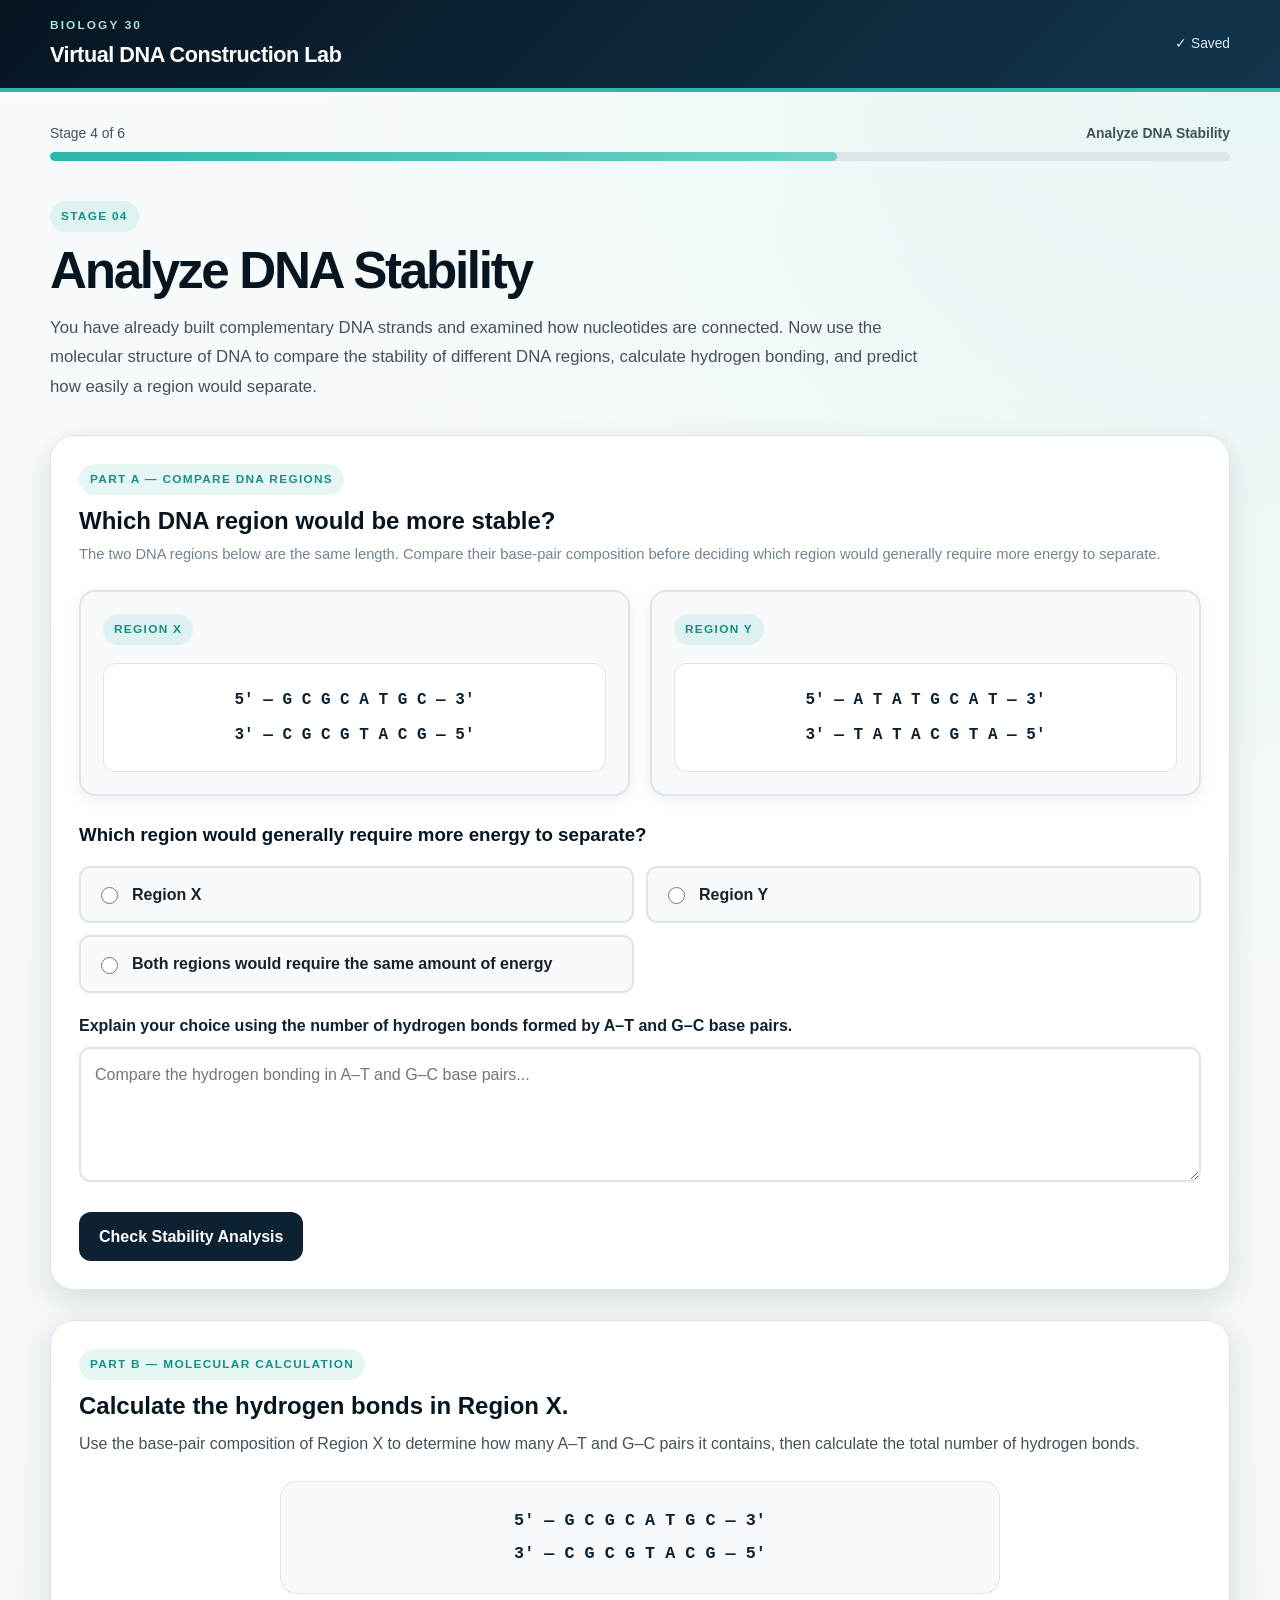
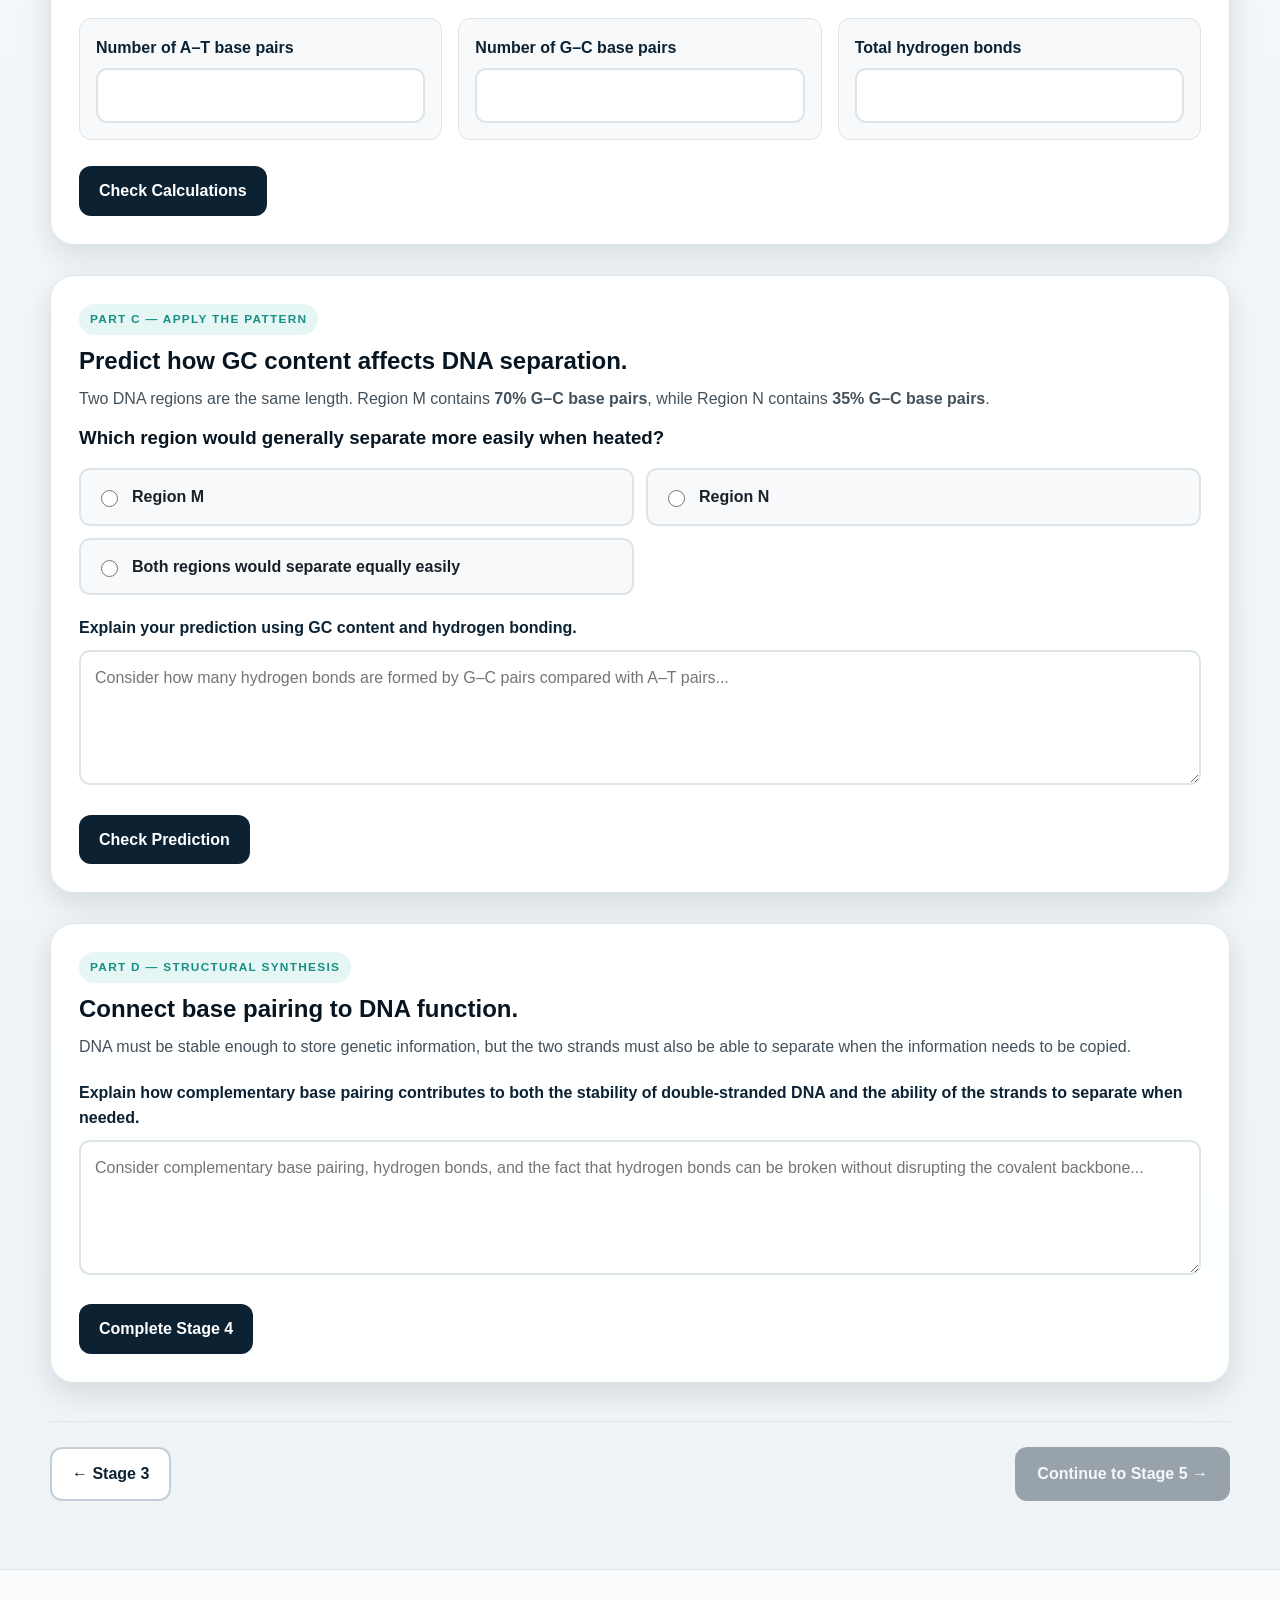
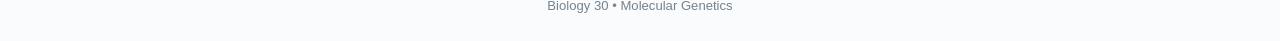
<file: stage4.html>
<!DOCTYPE html>
<html lang="en">

<head>
  <meta charset="UTF-8">
  <meta name="viewport" content="width=device-width, initial-scale=1.0">

  <title>Stage 4 | Analyze DNA Stability</title>

  <link rel="stylesheet" href="style.css">
</head>

<body data-page="stage4">

<header class="site-header">

  <div class="header-inner">

    <div>
      <div class="course-label">BIOLOGY 30</div>
      <div class="site-title">Virtual DNA Construction Lab</div>
    </div>

    <div class="save-status">
      <span id="student-display"></span>
      <span id="save-status">✓ Saved</span>
    </div>

  </div>

</header>


<div class="progress-wrapper">

  <div class="progress-label">
    <span>Stage 4 of 6</span>
    <strong>Analyze DNA Stability</strong>
  </div>

  <div class="progress-bar">
    <div class="progress-fill progress-4"></div>
  </div>

</div>


<main class="lab-page">


  <!-- =====================================================
       STAGE HEADING
       ===================================================== -->

  <section class="stage-heading">

    <span class="stage-number">
      STAGE 04
    </span>

    <h1>
      Analyze DNA Stability
    </h1>

    <p>
      You have already built complementary DNA strands and examined
      how nucleotides are connected. Now use the molecular structure
      of DNA to compare the stability of different DNA regions,
      calculate hydrogen bonding, and predict how easily a region
      would separate.
    </p>

  </section>



  <!-- =====================================================
       PART A — COMPARE DNA REGIONS
       ===================================================== -->

  <section class="lab-panel">

    <div class="panel-heading">

      <span class="panel-label">
        PART A — COMPARE DNA REGIONS
      </span>

      <h2>
        Which DNA region would be more stable?
      </h2>

      <p>
        The two DNA regions below are the same length.
        Compare their base-pair composition before deciding which
        region would generally require more energy to separate.
      </p>

    </div>



    <div class="stage4-region-grid">


      <!-- REGION X -->

      <article class="stage4-region-card">

        <span class="model-id">
          REGION X
        </span>

        <div class="stage4-sequence-pair">

          <div>
            5′ — G C G C A T G C — 3′
          </div>

          <div>
            3′ — C G C G T A C G — 5′
          </div>

        </div>

      </article>



      <!-- REGION Y -->

      <article class="stage4-region-card">

        <span class="model-id">
          REGION Y
        </span>

        <div class="stage4-sequence-pair">

          <div>
            5′ — A T A T G C A T — 3′
          </div>

          <div>
            3′ — T A T A C G T A — 5′
          </div>

        </div>

      </article>

    </div>



    <h3>
      Which region would generally require more energy to separate?
    </h3>


    <div class="choice-grid">

      <label class="choice-card">

        <input
          type="radio"
          name="stage4-stability-answer"
          value="x"
        >

        <span>
          Region X
        </span>

      </label>


      <label class="choice-card">

        <input
          type="radio"
          name="stage4-stability-answer"
          value="y"
        >

        <span>
          Region Y
        </span>

      </label>


      <label class="choice-card">

        <input
          type="radio"
          name="stage4-stability-answer"
          value="same"
        >

        <span>
          Both regions would require the same amount of energy
        </span>

      </label>

    </div>



    <label
      for="stage4-stability-note"
      class="response-label"
    >
      Explain your choice using the number of hydrogen bonds
      formed by A–T and G–C base pairs.
    </label>


    <textarea
      id="stage4-stability-note"
      data-save-field="stage4StabilityNote"
      placeholder="Compare the hydrogen bonding in A–T and G–C base pairs..."
    ></textarea>


    <button
      id="check-stage4-stability"
      class="check-button"
      type="button"
    >
      Check Stability Analysis
    </button>


    <div
      id="stage4-stability-feedback"
      class="feedback-box"
      aria-live="polite"
    ></div>

  </section>



  <!-- =====================================================
       PART B — HYDROGEN-BOND CALCULATION
       ===================================================== -->

  <section class="analysis-section">

    <span class="panel-label">
      PART B — MOLECULAR CALCULATION
    </span>

    <h2>
      Calculate the hydrogen bonds in Region X.
    </h2>

    <p>
      Use the base-pair composition of Region X to determine
      how many A–T and G–C pairs it contains, then calculate
      the total number of hydrogen bonds.
    </p>


    <div class="stage4-analysis-sequence">

      <div>
        5′ — G C G C A T G C — 3′
      </div>

      <div>
        3′ — C G C G T A C G — 5′
      </div>

    </div>



    <div class="calculation-grid stage4-calculation-grid">

      <label>
        Number of A–T base pairs

        <input
          id="stage4-at-pairs"
          type="number"
          min="0"
        >
      </label>


      <label>
        Number of G–C base pairs

        <input
          id="stage4-gc-pairs"
          type="number"
          min="0"
        >
      </label>


      <label>
        Total hydrogen bonds

        <input
          id="stage4-hydrogen-bonds"
          type="number"
          min="0"
        >
      </label>

    </div>


    <button
      id="check-stage4-calculations"
      class="check-button"
      type="button"
    >
      Check Calculations
    </button>


    <div
      id="stage4-calculation-feedback"
      class="feedback-box"
      aria-live="polite"
    ></div>

  </section>



  <!-- =====================================================
       PART C — APPLY GC CONTENT
       ===================================================== -->

  <section class="analysis-section">

    <span class="panel-label">
      PART C — APPLY THE PATTERN
    </span>

    <h2>
      Predict how GC content affects DNA separation.
    </h2>

    <p>
      Two DNA regions are the same length.
      Region M contains <strong>70% G–C base pairs</strong>,
      while Region N contains <strong>35% G–C base pairs</strong>.
    </p>


    <h3>
      Which region would generally separate more easily when heated?
    </h3>


    <div class="choice-grid">

      <label class="choice-card">

        <input
          type="radio"
          name="stage4-heating-answer"
          value="m"
        >

        <span>
          Region M
        </span>

      </label>


      <label class="choice-card">

        <input
          type="radio"
          name="stage4-heating-answer"
          value="n"
        >

        <span>
          Region N
        </span>

      </label>


      <label class="choice-card">

        <input
          type="radio"
          name="stage4-heating-answer"
          value="same"
        >

        <span>
          Both regions would separate equally easily
        </span>

      </label>

    </div>



    <label
      for="stage4-heating-note"
      class="response-label"
    >
      Explain your prediction using GC content and hydrogen bonding.
    </label>


    <textarea
      id="stage4-heating-note"
      data-save-field="stage4HeatingNote"
      placeholder="Consider how many hydrogen bonds are formed by G–C pairs compared with A–T pairs..."
    ></textarea>


    <button
      id="check-stage4-heating"
      class="check-button"
      type="button"
    >
      Check Prediction
    </button>


    <div
      id="stage4-heating-feedback"
      class="feedback-box"
      aria-live="polite"
    ></div>

  </section>



  <!-- =====================================================
       PART D — SYNTHESIS
       ===================================================== -->

  <section class="analysis-section">

    <span class="panel-label">
      PART D — STRUCTURAL SYNTHESIS
    </span>

    <h2>
      Connect base pairing to DNA function.
    </h2>

    <p>
      DNA must be stable enough to store genetic information,
      but the two strands must also be able to separate when
      the information needs to be copied.
    </p>


    <label
      for="stage4-note"
      class="response-label"
    >
      Explain how complementary base pairing contributes to both
      the stability of double-stranded DNA and the ability of the
      strands to separate when needed.
    </label>


    <textarea
      id="stage4-note"
      data-save-field="stage4Note"
      placeholder="Consider complementary base pairing, hydrogen bonds, and the fact that hydrogen bonds can be broken without disrupting the covalent backbone..."
    ></textarea>


    <button
      id="check-stage4-analysis"
      class="check-button"
      type="button"
    >
      Complete Stage 4
    </button>


    <div
      id="stage4-analysis-feedback"
      class="feedback-box"
      aria-live="polite"
    ></div>

  </section>



  <!-- =====================================================
       NAVIGATION
       ===================================================== -->

  <nav class="stage-navigation">

    <a
      href="stage3.html"
      class="nav-button back-button"
    >
      ← Stage 3
    </a>

    <a
      href="stage5.html"
      id="stage4-next"
      class="nav-button next-button locked"
      aria-disabled="true"
    >
      Continue to Stage 5 →
    </a>

  </nav>

</main>


<footer>
  Biology 30 • Molecular Genetics
</footer>


<script src="script.js"></script>

</body>

</html>
</file>
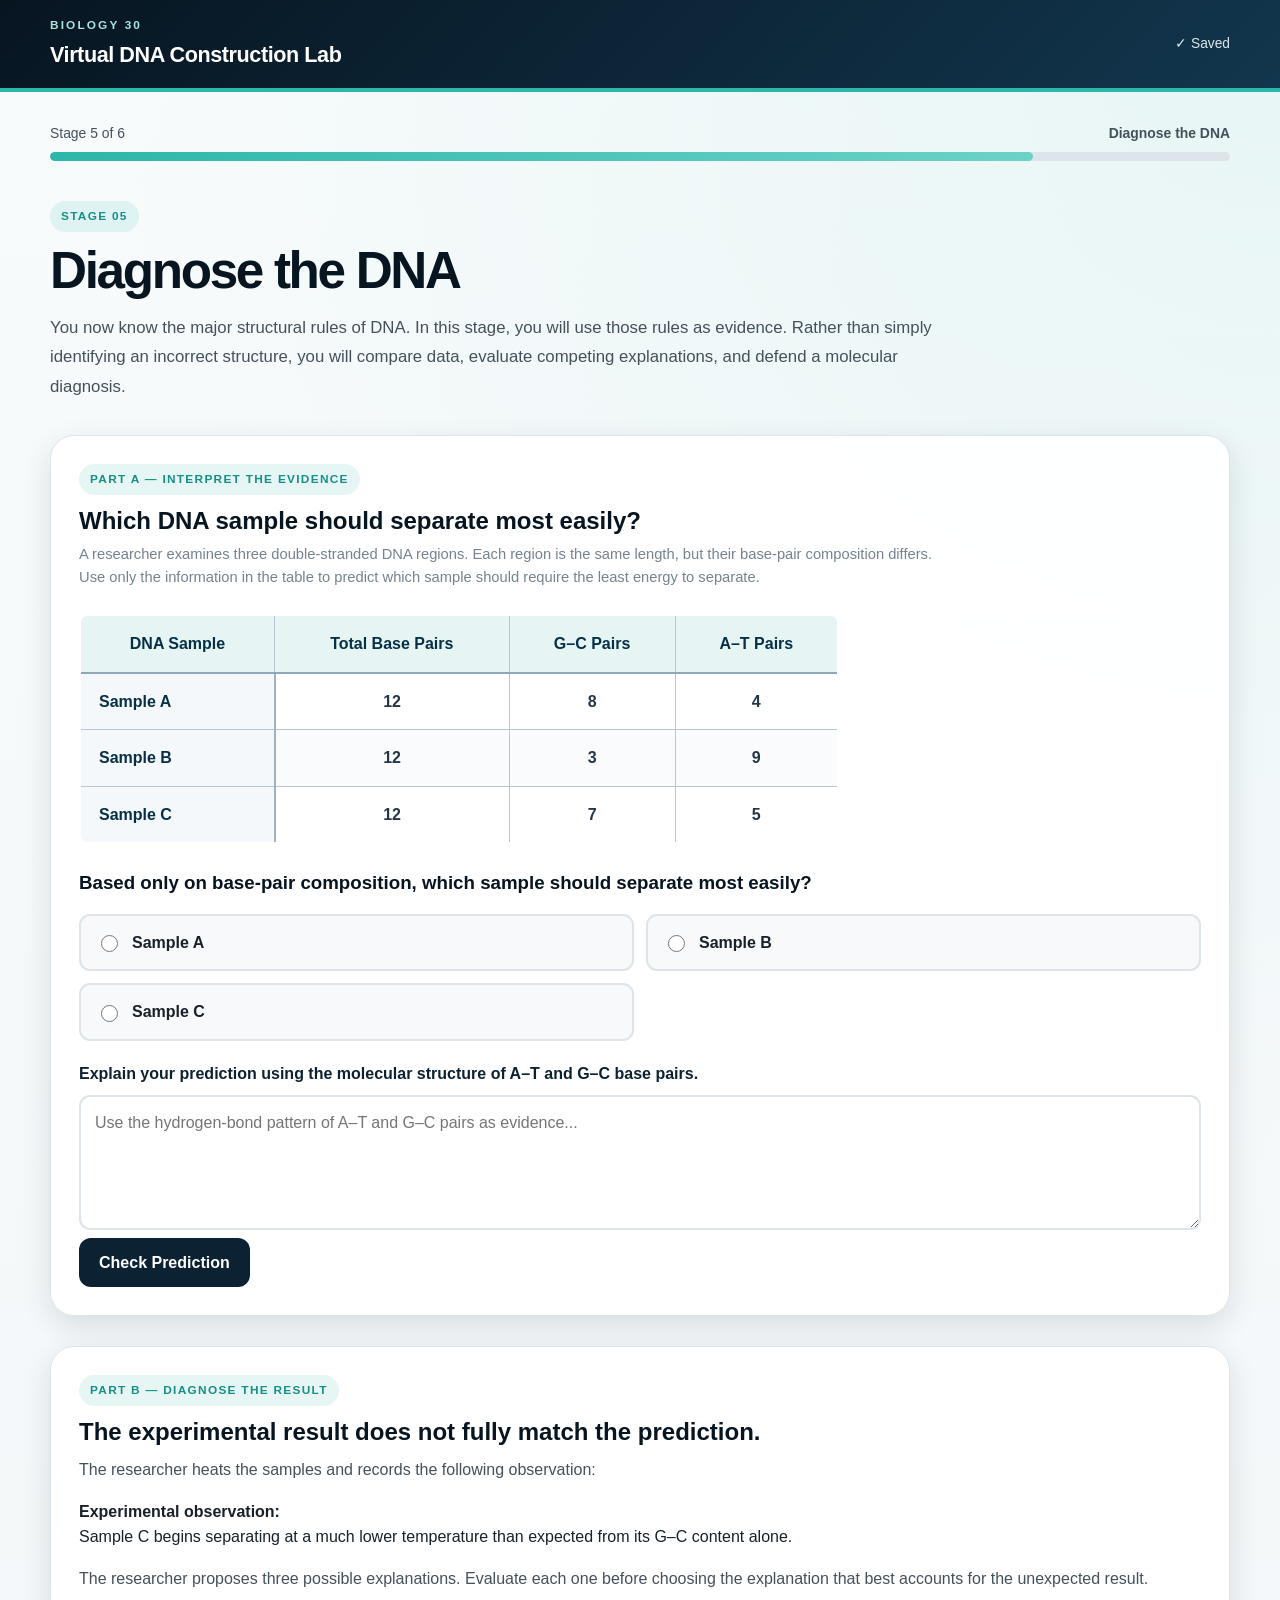
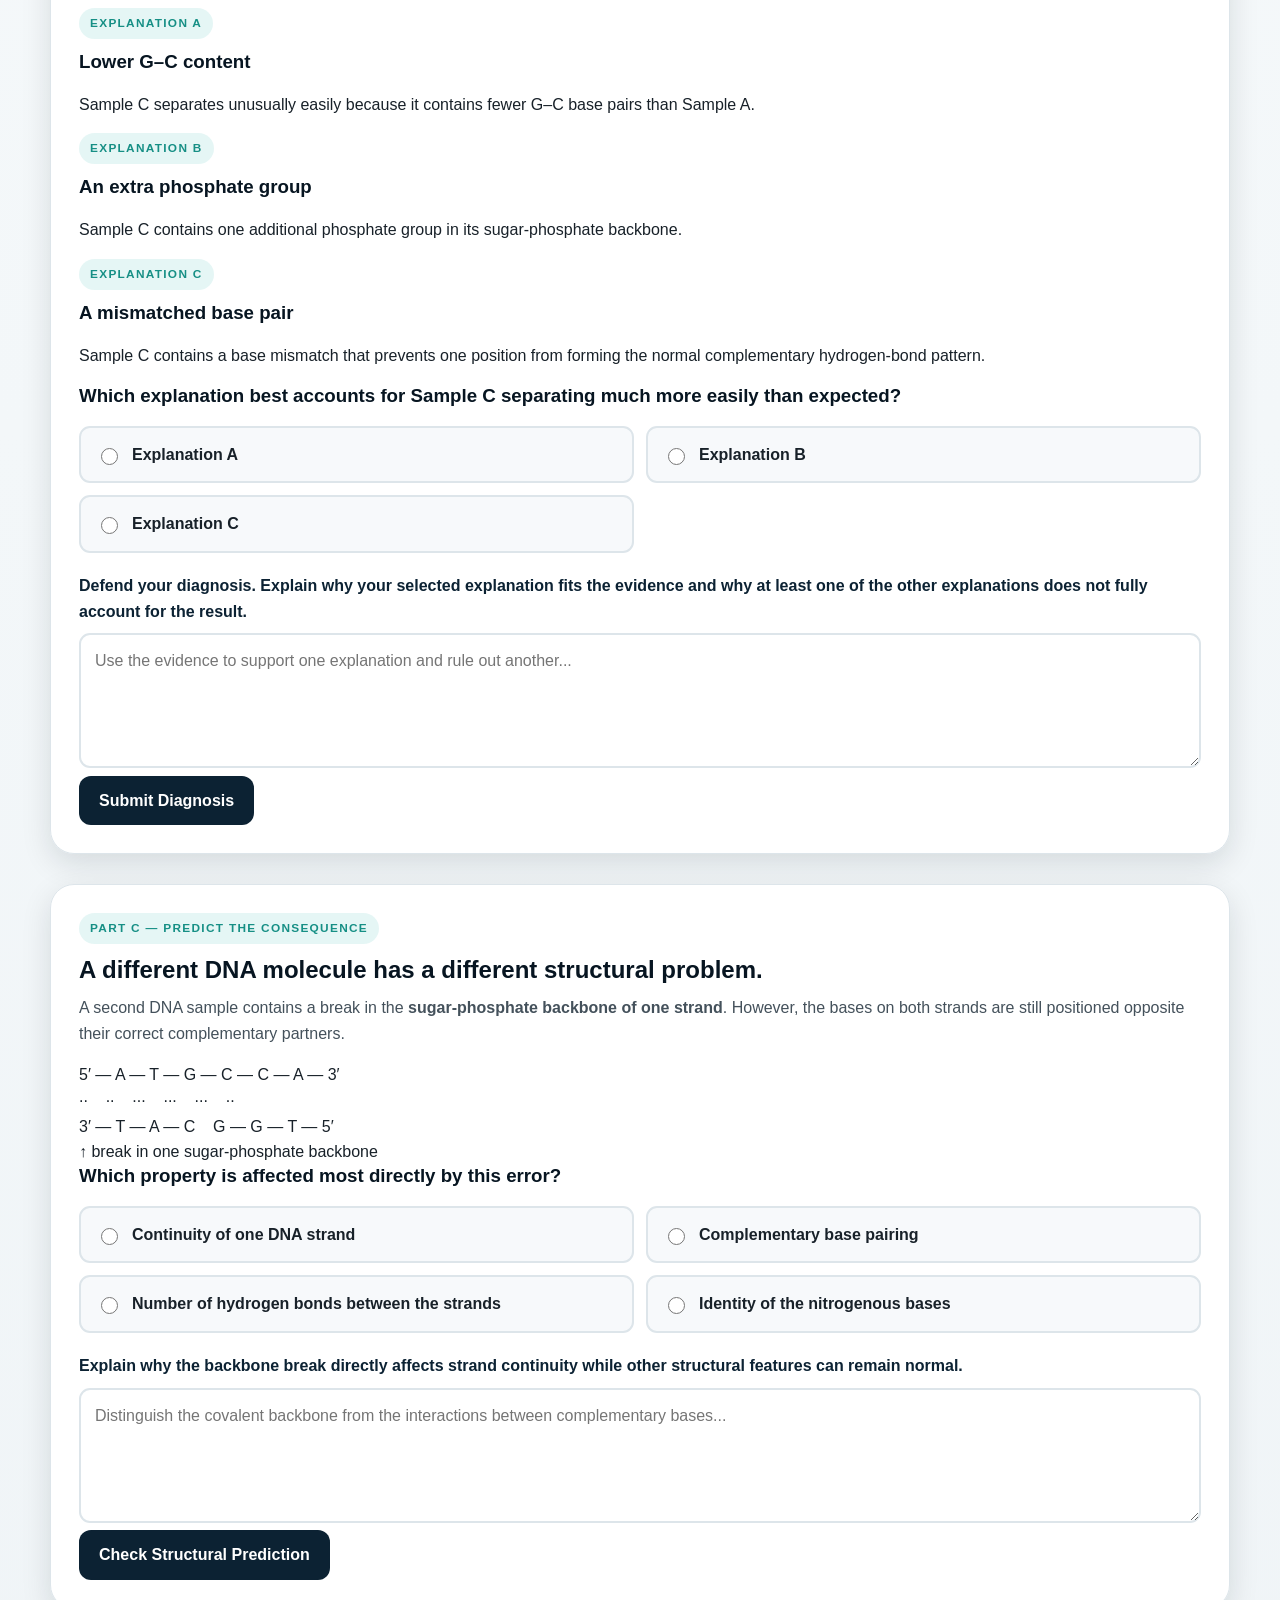
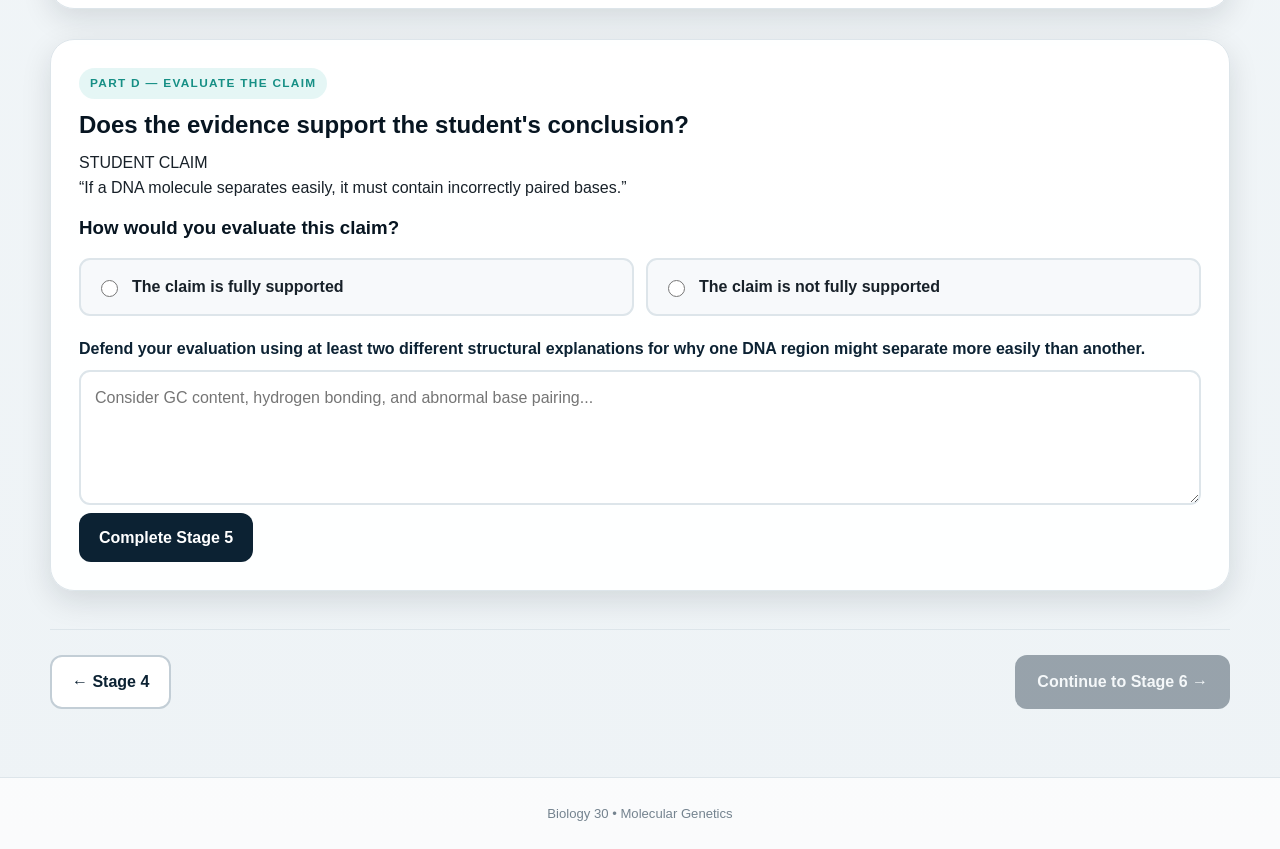
<file: stage5.html>
<!DOCTYPE html>
<html lang="en">

<head>
  <meta charset="UTF-8">
  <meta name="viewport" content="width=device-width, initial-scale=1.0">

  <title>Stage 5 | Diagnose the DNA</title>

  <link rel="stylesheet" href="style.css">
</head>

<body data-page="stage5">

<header class="site-header">

  <div class="header-inner">

    <div>
      <div class="course-label">BIOLOGY 30</div>
      <div class="site-title">Virtual DNA Construction Lab</div>
    </div>

    <div class="save-status">
      <span id="student-display"></span>
      <span id="save-status">✓ Saved</span>
    </div>

  </div>

</header>


<div class="progress-wrapper">

  <div class="progress-label">
    <span>Stage 5 of 6</span>
    <strong>Diagnose the DNA</strong>
  </div>

  <div class="progress-bar">
    <div class="progress-fill progress-5"></div>
  </div>

</div>


<main class="lab-page">


  <!-- =====================================================
       STAGE HEADING
       ===================================================== -->

  <section class="stage-heading">

    <span class="stage-number">
      STAGE 05
    </span>

    <h1>
      Diagnose the DNA
    </h1>

    <p>
      You now know the major structural rules of DNA.
      In this stage, you will use those rules as evidence.
      Rather than simply identifying an incorrect structure,
      you will compare data, evaluate competing explanations,
      and defend a molecular diagnosis.
    </p>

  </section>



  <!-- =====================================================
       PART A — INTERPRET THE EVIDENCE
       ===================================================== -->

  <section class="lab-panel">

    <div class="panel-heading">

      <span class="panel-label">
        PART A — INTERPRET THE EVIDENCE
      </span>

      <h2>
        Which DNA sample should separate most easily?
      </h2>

      <p>
        A researcher examines three double-stranded DNA regions.
        Each region is the same length, but their base-pair
        composition differs.
      </p>

      <p>
        Use only the information in the table to predict which
        sample should require the least energy to separate.
      </p>

    </div>


    <!-- DNA SAMPLE DATA TABLE -->

    <div class="stage5-data-table-wrapper">

      <table class="stage5-data-table">

        <thead>
          <tr>
            <th>DNA Sample</th>
            <th>Total Base Pairs</th>
            <th>G–C Pairs</th>
            <th>A–T Pairs</th>
          </tr>
        </thead>

        <tbody>

          <tr>
            <th scope="row">Sample A</th>
            <td>12</td>
            <td>8</td>
            <td>4</td>
          </tr>

          <tr>
            <th scope="row">Sample B</th>
            <td>12</td>
            <td>3</td>
            <td>9</td>
          </tr>

          <tr>
            <th scope="row">Sample C</th>
            <td>12</td>
            <td>7</td>
            <td>5</td>
          </tr>

        </tbody>

      </table>

    </div>


    <h3>
      Based only on base-pair composition, which sample should
      separate most easily?
    </h3>


    <div class="choice-grid">

      <label class="choice-card">

        <input
          type="radio"
          name="stage5-sample-answer"
          value="a"
        >

        <span>
          Sample A
        </span>

      </label>


      <label class="choice-card">

        <input
          type="radio"
          name="stage5-sample-answer"
          value="b"
        >

        <span>
          Sample B
        </span>

      </label>


      <label class="choice-card">

        <input
          type="radio"
          name="stage5-sample-answer"
          value="c"
        >

        <span>
          Sample C
        </span>

      </label>

    </div>


    <label
      for="stage5-part-a-note"
      class="response-label"
    >
      Explain your prediction using the molecular structure
      of A–T and G–C base pairs.
    </label>


    <textarea
      id="stage5-part-a-note"
      data-save-field="stage5PartANote"
      placeholder="Use the hydrogen-bond pattern of A–T and G–C pairs as evidence..."
    ></textarea>


    <button
      id="check-stage5-part-a"
      class="check-button"
      type="button"
    >
      Check Prediction
    </button>


    <div
      id="stage5-part-a-feedback"
      class="feedback-box"
      aria-live="polite"
    ></div>

  </section>



  <!-- =====================================================
       PART B — DIAGNOSE AN UNEXPECTED RESULT
       ===================================================== -->

  <section class="analysis-section">

    <span class="panel-label">
      PART B — DIAGNOSE THE RESULT
    </span>

    <h2>
      The experimental result does not fully match the prediction.
    </h2>

    <p>
      The researcher heats the samples and records the following
      observation:
    </p>


    <div class="evidence-callout">

      <strong>Experimental observation:</strong>

      <p>
        Sample C begins separating at a much lower temperature
        than expected from its G–C content alone.
      </p>

    </div>


    <p>
      The researcher proposes three possible explanations.
      Evaluate each one before choosing the explanation that
      best accounts for the unexpected result.
    </p>


    <div class="stage5-hypothesis-grid">


      <!-- EXPLANATION A -->

      <article class="stage5-hypothesis-card">

        <span class="model-id">
          EXPLANATION A
        </span>

        <h3>
          Lower G–C content
        </h3>

        <p>
          Sample C separates unusually easily because it contains
          fewer G–C base pairs than Sample A.
        </p>

      </article>



      <!-- EXPLANATION B -->

      <article class="stage5-hypothesis-card">

        <span class="model-id">
          EXPLANATION B
        </span>

        <h3>
          An extra phosphate group
        </h3>

        <p>
          Sample C contains one additional phosphate group
          in its sugar-phosphate backbone.
        </p>

      </article>



      <!-- EXPLANATION C -->

      <article class="stage5-hypothesis-card">

        <span class="model-id">
          EXPLANATION C
        </span>

        <h3>
          A mismatched base pair
        </h3>

        <p>
          Sample C contains a base mismatch that prevents one
          position from forming the normal complementary
          hydrogen-bond pattern.
        </p>

      </article>

    </div>


    <h3>
      Which explanation best accounts for Sample C separating
      much more easily than expected?
    </h3>


    <div class="choice-grid">

      <label class="choice-card">

        <input
          type="radio"
          name="stage5-diagnosis-answer"
          value="a"
        >

        <span>
          Explanation A
        </span>

      </label>


      <label class="choice-card">

        <input
          type="radio"
          name="stage5-diagnosis-answer"
          value="b"
        >

        <span>
          Explanation B
        </span>

      </label>


      <label class="choice-card">

        <input
          type="radio"
          name="stage5-diagnosis-answer"
          value="c"
        >

        <span>
          Explanation C
        </span>

      </label>

    </div>


    <label
      for="stage5-part-b-note"
      class="response-label"
    >
      Defend your diagnosis. Explain why your selected explanation
      fits the evidence and why at least one of the other explanations
      does not fully account for the result.
    </label>


    <textarea
      id="stage5-part-b-note"
      data-save-field="stage5PartBNote"
      placeholder="Use the evidence to support one explanation and rule out another..."
    ></textarea>


    <button
      id="check-stage5-part-b"
      class="check-button"
      type="button"
    >
      Submit Diagnosis
    </button>


    <div
      id="stage5-part-b-feedback"
      class="feedback-box"
      aria-live="polite"
    ></div>

  </section>



  <!-- =====================================================
       PART C — PREDICT A STRUCTURAL CONSEQUENCE
       ===================================================== -->

  <section class="analysis-section">

    <span class="panel-label">
      PART C — PREDICT THE CONSEQUENCE
    </span>

    <h2>
      A different DNA molecule has a different structural problem.
    </h2>

    <p>
      A second DNA sample contains a break in the
      <strong>sugar-phosphate backbone of one strand</strong>.
      However, the bases on both strands are still positioned
      opposite their correct complementary partners.
    </p>


    <div class="stage5-backbone-case">

      <div class="stage5-mini-strand">
        5′ — A — T — G — C — C — A — 3′
      </div>

      <div class="stage5-mini-bonds">
        ·· &nbsp;&nbsp; ·· &nbsp;&nbsp; ··· &nbsp;&nbsp; ···
        &nbsp;&nbsp; ··· &nbsp;&nbsp; ··
      </div>

      <div class="stage5-mini-strand">
        3′ — T — A — C &nbsp;&nbsp; G — G — T — 5′
      </div>

      <div class="stage5-break-label">
        ↑ break in one sugar-phosphate backbone
      </div>

    </div>


    <h3>
      Which property is affected most directly by this error?
    </h3>


    <div class="choice-grid">

      <label class="choice-card">

        <input
          type="radio"
          name="stage5-backbone-answer"
          value="continuity"
        >

        <span>
          Continuity of one DNA strand
        </span>

      </label>


      <label class="choice-card">

        <input
          type="radio"
          name="stage5-backbone-answer"
          value="pairing"
        >

        <span>
          Complementary base pairing
        </span>

      </label>


      <label class="choice-card">

        <input
          type="radio"
          name="stage5-backbone-answer"
          value="hydrogen"
        >

        <span>
          Number of hydrogen bonds between the strands
        </span>

      </label>


      <label class="choice-card">

        <input
          type="radio"
          name="stage5-backbone-answer"
          value="identity"
        >

        <span>
          Identity of the nitrogenous bases
        </span>

      </label>

    </div>


    <label
      for="stage5-part-c-note"
      class="response-label"
    >
      Explain why the backbone break directly affects strand
      continuity while other structural features can remain normal.
    </label>


    <textarea
      id="stage5-part-c-note"
      data-save-field="stage5PartCNote"
      placeholder="Distinguish the covalent backbone from the interactions between complementary bases..."
    ></textarea>


    <button
      id="check-stage5-part-c"
      class="check-button"
      type="button"
    >
      Check Structural Prediction
    </button>


    <div
      id="stage5-part-c-feedback"
      class="feedback-box"
      aria-live="polite"
    ></div>

  </section>



  <!-- =====================================================
       PART D — EVALUATE A CLAIM
       ===================================================== -->

  <section class="analysis-section">

    <span class="panel-label">
      PART D — EVALUATE THE CLAIM
    </span>

    <h2>
      Does the evidence support the student's conclusion?
    </h2>


    <div class="claim-card">

      <span class="claim-label">
        STUDENT CLAIM
      </span>

      <p>
        “If a DNA molecule separates easily, it must contain
        incorrectly paired bases.”
      </p>

    </div>


    <h3>
      How would you evaluate this claim?
    </h3>


    <div class="choice-grid">

      <label class="choice-card">

        <input
          type="radio"
          name="stage5-claim-answer"
          value="supported"
        >

        <span>
          The claim is fully supported
        </span>

      </label>


      <label class="choice-card">

        <input
          type="radio"
          name="stage5-claim-answer"
          value="not-supported"
        >

        <span>
          The claim is not fully supported
        </span>

      </label>

    </div>


    <label
      for="stage5-note"
      class="response-label"
    >
      Defend your evaluation using at least two different structural
      explanations for why one DNA region might separate more easily
      than another.
    </label>


    <textarea
      id="stage5-note"
      data-save-field="stage5Note"
      placeholder="Consider GC content, hydrogen bonding, and abnormal base pairing..."
    ></textarea>


    <button
      id="check-stage5-analysis"
      class="check-button"
      type="button"
    >
      Complete Stage 5
    </button>


    <div
      id="stage5-analysis-feedback"
      class="feedback-box"
      aria-live="polite"
    ></div>

  </section>



  <!-- =====================================================
       NAVIGATION
       ===================================================== -->

  <nav class="stage-navigation">

    <a
      href="stage4.html"
      class="nav-button back-button"
    >
      ← Stage 4
    </a>

    <a
      href="stage6.html"
      id="stage5-next"
      class="nav-button next-button locked"
      aria-disabled="true"
    >
      Continue to Stage 6 →
    </a>

  </nav>

</main>


<footer>
  Biology 30 • Molecular Genetics
</footer>


<script src="script.js"></script>

</body>

</html>
</file>
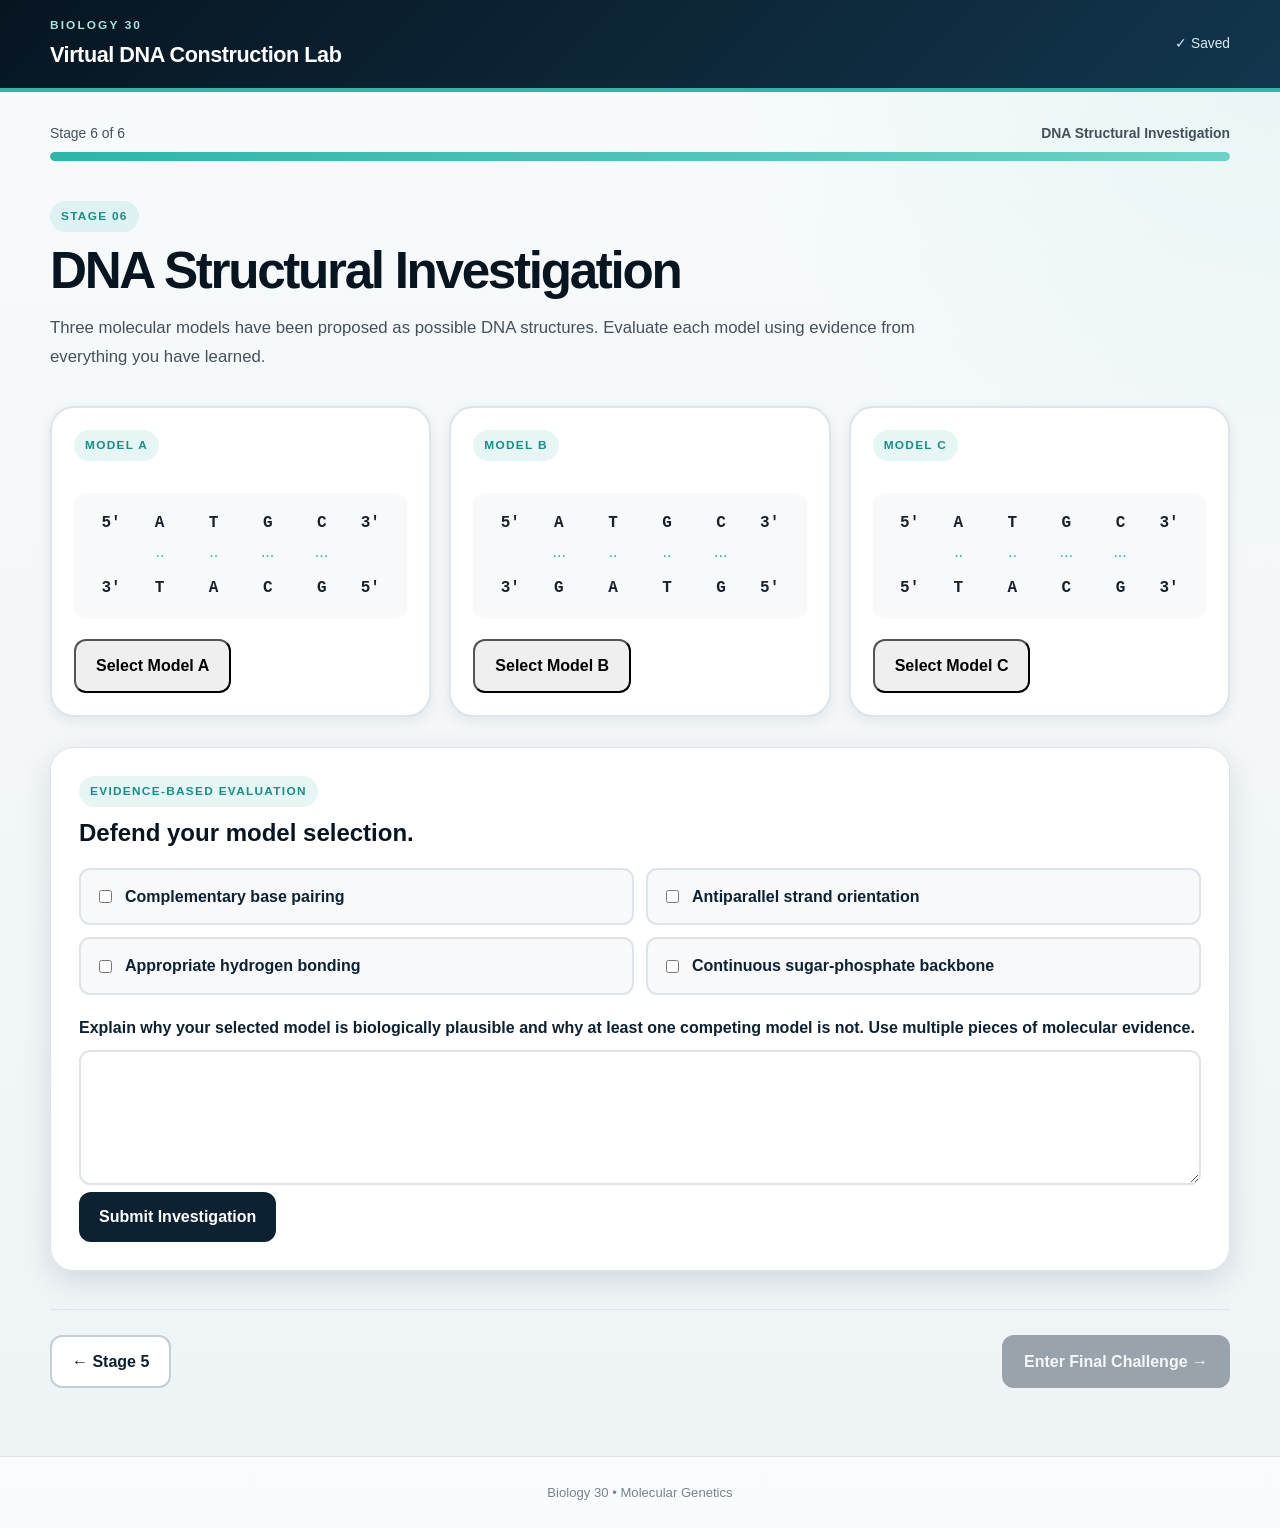
<file: stage6.html>
<!DOCTYPE html>
<html lang="en">

<head>
  <meta charset="UTF-8">
  <meta name="viewport" content="width=device-width, initial-scale=1.0">

  <title>Stage 6 | DNA Structural Investigation</title>

  <link rel="stylesheet" href="style.css">
</head>

<body data-page="stage6">

<header class="site-header">

  <div class="header-inner">

    <div>
      <div class="course-label">BIOLOGY 30</div>
      <div class="site-title">Virtual DNA Construction Lab</div>
    </div>

    <div class="save-status">
      <span id="student-display"></span>
      <span id="save-status">✓ Saved</span>
    </div>

  </div>

</header>


<div class="progress-wrapper">

  <div class="progress-label">
    <span>Stage 6 of 6</span>
    <strong>DNA Structural Investigation</strong>
  </div>

  <div class="progress-bar">
    <div class="progress-fill progress-6"></div>
  </div>

</div>


<main class="lab-page">

<section class="stage-heading">

  <span class="stage-number">STAGE 06</span>

  <h1>DNA Structural Investigation</h1>

  <p>
    Three molecular models have been proposed as possible DNA structures.
    Evaluate each model using evidence from everything you have learned.
  </p>

</section>


<section class="model-comparison-grid">


  <!-- MODEL A -->

  <article class="candidate-model" data-model="A">

    <span class="model-id">MODEL A</span>

    <div class="candidate-dna">

      <div class="candidate-strand">
        <span>5′</span>
        <span>A</span>
        <span>T</span>
        <span>G</span>
        <span>C</span>
        <span>3′</span>
      </div>

      <div class="candidate-pairs">
        <span>··</span>
        <span>··</span>
        <span>···</span>
        <span>···</span>
      </div>

      <div class="candidate-strand">
        <span>3′</span>
        <span>T</span>
        <span>A</span>
        <span>C</span>
        <span>G</span>
        <span>5′</span>
      </div>

    </div>

    <button
      type="button"
      class="model-select-button"
      data-model="A"
    >
      Select Model A
    </button>

  </article>


  <!-- MODEL B -->

  <article class="candidate-model" data-model="B">

    <span class="model-id">MODEL B</span>

    <div class="candidate-dna">

      <div class="candidate-strand">
        <span>5′</span>
        <span>A</span>
        <span>T</span>
        <span>G</span>
        <span>C</span>
        <span>3′</span>
      </div>

      <div class="candidate-pairs">
        <span>···</span>
        <span>··</span>
        <span>··</span>
        <span>···</span>
      </div>

      <div class="candidate-strand">
        <span>3′</span>
        <span>G</span>
        <span>A</span>
        <span>T</span>
        <span>G</span>
        <span>5′</span>
      </div>

    </div>

    <button
      type="button"
      class="model-select-button"
      data-model="B"
    >
      Select Model B
    </button>

  </article>


  <!-- MODEL C -->

  <article class="candidate-model" data-model="C">

    <span class="model-id">MODEL C</span>

    <div class="candidate-dna">

      <div class="candidate-strand">
        <span>5′</span>
        <span>A</span>
        <span>T</span>
        <span>G</span>
        <span>C</span>
        <span>3′</span>
      </div>

      <div class="candidate-pairs">
        <span>··</span>
        <span>··</span>
        <span>···</span>
        <span>···</span>
      </div>

      <div class="candidate-strand">
        <span>5′</span>
        <span>T</span>
        <span>A</span>
        <span>C</span>
        <span>G</span>
        <span>3′</span>
      </div>

    </div>

    <button
      type="button"
      class="model-select-button"
      data-model="C"
    >
      Select Model C
    </button>

  </article>

</section>


<section class="analysis-section">

  <span class="panel-label">EVIDENCE-BASED EVALUATION</span>

  <h2>Defend your model selection.</h2>


  <div class="evidence-check-grid">

    <label>
      <input
        type="checkbox"
        value="complementary"
        class="stage6-evidence"
      >
      Complementary base pairing
    </label>

    <label>
      <input
        type="checkbox"
        value="antiparallel"
        class="stage6-evidence"
      >
      Antiparallel strand orientation
    </label>

    <label>
      <input
        type="checkbox"
        value="hydrogen"
        class="stage6-evidence"
      >
      Appropriate hydrogen bonding
    </label>

    <label>
      <input
        type="checkbox"
        value="backbone"
        class="stage6-evidence"
      >
      Continuous sugar-phosphate backbone
    </label>

  </div>


  <label for="stage6-note" class="response-label">
    Explain why your selected model is biologically plausible
    and why at least one competing model is not.
    Use multiple pieces of molecular evidence.
  </label>

  <textarea
    id="stage6-note"
    data-save-field="stage6Note"
  ></textarea>


  <button
    id="check-stage6-investigation"
    class="check-button"
    type="button"
  >
    Submit Investigation
  </button>


  <div
    id="stage6-feedback"
    class="feedback-box"
  ></div>

</section>


<nav class="stage-navigation">

  <a href="stage5.html" class="nav-button back-button">
    ← Stage 5
  </a>

  <a
    href="challenge.html"
    id="stage6-next"
    class="nav-button next-button locked"
  >
    Enter Final Challenge →
  </a>

</nav>

</main>

<footer>
  Biology 30 • Molecular Genetics
</footer>

<script src="script.js"></script>

</body>
</html>
</file>
<file: style.css>
/* =========================================================
   BIOLOGY 30 — VIRTUAL DNA CONSTRUCTION LAB
   COMPLETE STYLE.CSS
   ========================================================= */


/* =========================================================
   1. ROOT VARIABLES
   ========================================================= */

:root {
  --navy-950: #071521;
  --navy-900: #0c2233;
  --navy-800: #12364d;
  --navy-700: #1c4c68;

  --teal-600: #168f85;
  --teal-500: #2bb7a9;
  --teal-300: #83d8cf;
  --teal-100: #ddf5f1;

  --blue-500: #4c8fd8;
  --blue-200: #c6def5;

  --purple-500: #8066bc;
  --purple-200: #ded5f2;

  --gold-500: #c79a3e;
  --gold-200: #f0ddb4;

  --coral-500: #d36f6a;
  --coral-200: #f2cecb;

  --green-500: #3f9e70;
  --green-100: #e0f4e8;

  --red-500: #c95860;
  --red-100: #f9e3e5;

  --amber-500: #b9892e;
  --amber-100: #f9efd8;

  --grey-25: #fbfcfd;
  --grey-50: #f7f9fb;
  --grey-100: #eef2f5;
  --grey-200: #dde5ea;
  --grey-300: #c3ced6;
  --grey-500: #74838f;
  --grey-700: #44515b;
  --grey-900: #182129;

  --white: #ffffff;

  --shadow-sm: 0 4px 14px rgba(7, 21, 33, 0.08);
  --shadow-md: 0 10px 30px rgba(7, 21, 33, 0.12);
  --shadow-lg: 0 18px 50px rgba(7, 21, 33, 0.18);

  --radius-sm: 10px;
  --radius-md: 16px;
  --radius-lg: 24px;

  --transition: 180ms ease;
}


/* =========================================================
   2. GLOBAL
   ========================================================= */

* {
  box-sizing: border-box;
}

html {
  scroll-behavior: smooth;
}

body {
  margin: 0;
  min-height: 100vh;

  font-family:
    Inter,
    "Segoe UI",
    Arial,
    Helvetica,
    sans-serif;

  background:
    radial-gradient(
      circle at top right,
      rgba(43, 183, 169, 0.08),
      transparent 28%
    ),
    linear-gradient(
      180deg,
      #f8fbfc 0%,
      #eef3f6 100%
    );

  color: var(--grey-900);
  line-height: 1.6;
}

button,
input,
textarea,
select {
  font: inherit;
}

button {
  cursor: pointer;
}

a {
  color: inherit;
  text-decoration: none;
}

svg,
img {
  display: block;
  max-width: 100%;
}

h1,
h2,
h3,
p {
  margin-top: 0;
}

h1,
h2,
h3 {
  color: var(--navy-950);
}

h1 {
  line-height: 1.05;
}

h2,
h3 {
  line-height: 1.2;
}


/* =========================================================
   3. HEADER
   ========================================================= */

.site-header {
  background:
    linear-gradient(
      135deg,
      var(--navy-950),
      var(--navy-800)
    );

  color: var(--white);

  border-bottom: 4px solid var(--teal-500);
}

.header-inner {
  width: min(1180px, calc(100% - 40px));
  min-height: 88px;

  margin: 0 auto;

  display: flex;
  align-items: center;
  justify-content: space-between;
  gap: 28px;
}

.course-label {
  margin-bottom: 3px;

  color: #a9e4dd;

  font-size: 0.74rem;
  font-weight: 850;
  letter-spacing: 0.18em;
}

.site-title {
  color: var(--white);

  font-size: 1.35rem;
  font-weight: 760;
  letter-spacing: -0.02em;
}

.save-status {
  display: flex;
  align-items: center;
  gap: 12px;

  color: #dce8ee;
  font-size: 0.86rem;
}

#student-display {
  color: var(--white);
  font-weight: 750;
}


/* =========================================================
   4. PAGE CONTAINERS
   ========================================================= */

.home-page,
.lab-page {
  width: min(1180px, calc(100% - 40px));
  margin: 0 auto;
}

.lab-page {
  padding: 40px 0 68px;
}


/* =========================================================
   5. LABELS
   ========================================================= */

.eyebrow,
.stage-number,
.panel-label,
.verified-label,
.model-id {
  display: inline-flex;
  align-items: center;

  margin-bottom: 12px;
  padding: 6px 11px;

  border-radius: 999px;

  background: rgba(43, 183, 169, 0.12);
  color: var(--teal-600);

  font-size: 0.74rem;
  font-weight: 900;
  letter-spacing: 0.11em;
  text-transform: uppercase;
}


/* =========================================================
   6. HOME HERO
   ========================================================= */

.hero {
  min-height: 590px;

  display: grid;
  grid-template-columns:
    minmax(0, 1.15fr)
    minmax(320px, 0.85fr);

  align-items: center;
  gap: 72px;

  padding: 58px 0 48px;
}

.hero-content {
  max-width: 700px;
}

.hero h1 {
  margin-bottom: 20px;

  font-size: clamp(2.8rem, 5vw, 5rem);
  letter-spacing: -0.055em;
}

.hero-intro {
  max-width: 690px;
  margin-bottom: 30px;

  color: var(--grey-700);
  font-size: 1.15rem;
  line-height: 1.75;
}


/* =========================================================
   7. START CARD
   ========================================================= */

.student-start-card {
  max-width: 550px;

  padding: 26px;

  border: 1px solid var(--grey-200);
  border-radius: var(--radius-lg);

  background: rgba(255, 255, 255, 0.94);
  box-shadow: var(--shadow-md);
}

.student-start-card h2 {
  margin-bottom: 10px;
}

.student-start-card label {
  display: block;
  margin-bottom: 7px;

  color: var(--navy-900);
  font-weight: 750;
}

.student-start-card input[type="text"] {
  width: 100%;
  margin-bottom: 15px;
}

.small-note {
  margin: 12px 0 0;

  color: var(--grey-500);
  font-size: 0.84rem;
}

.saved-work-badge {
  display: inline-flex;

  margin-bottom: 12px;
  padding: 6px 11px;

  border-radius: 999px;

  background: var(--green-100);
  color: #2f7752;

  font-size: 0.75rem;
  font-weight: 900;
  letter-spacing: 0.08em;
  text-transform: uppercase;
}

.saved-work-actions {
  display: flex;
  flex-wrap: wrap;
  gap: 12px;

  margin-top: 20px;
}

.saved-work-actions button {
  flex: 1 1 190px;
}


/* =========================================================
   8. HOME DNA
   ========================================================= */

.hero-dna-visual {
  min-height: 500px;

  display: flex;
  align-items: center;
  justify-content: center;

  padding: 20px;

  border-radius: 34px;

  background:
    radial-gradient(
      circle,
      rgba(43, 183, 169, 0.17),
      rgba(11, 31, 48, 0.025) 60%,
      transparent 72%
    );
}

.hero-dna-svg {
  width: min(100%, 410px);
}

.helix-backbone {
  fill: none;
  stroke: var(--navy-700);
  stroke-width: 17;
  stroke-linecap: round;
}

.helix-rung {
  stroke: var(--teal-500);
  stroke-width: 8;
  stroke-linecap: round;
}


/* =========================================================
   9. LAB ROUTE
   ========================================================= */

.lab-route {
  padding: 44px 0 70px;
}

.route-heading {
  max-width: 720px;
  margin-bottom: 26px;
}

.route-heading h2 {
  margin-bottom: 10px;
  font-size: 2.15rem;
}

.route-heading p {
  color: var(--grey-700);
}

.route-grid {
  display: grid;
  grid-template-columns: repeat(3, 1fr);
  gap: 18px;
}

.route-card {
  min-height: 205px;

  padding: 24px;

  border: 1px solid var(--grey-200);
  border-radius: var(--radius-md);

  background: var(--white);
  box-shadow: var(--shadow-sm);
}

.route-number {
  display: inline-block;

  margin-bottom: 24px;

  color: var(--teal-500);

  font-weight: 900;
  letter-spacing: 0.13em;
}

.route-card h3 {
  margin-bottom: 9px;
}

.route-card p {
  margin-bottom: 0;
  color: var(--grey-500);
}


/* =========================================================
   10. FINAL PREVIEW
   ========================================================= */

.final-challenge-preview {
  margin-bottom: 70px;
  padding: 30px;

  border-left: 5px solid var(--gold-500);
  border-radius: var(--radius-lg);

  background:
    linear-gradient(
      135deg,
      #fffdf8,
      #f8f2e4
    );

  box-shadow: var(--shadow-sm);
}


/* =========================================================
   11. PROGRESS
   ========================================================= */

.progress-wrapper {
  width: min(1180px, calc(100% - 40px));
  margin: 30px auto 0;
}

.progress-label {
  display: flex;
  justify-content: space-between;
  gap: 18px;

  margin-bottom: 8px;

  color: var(--grey-700);
  font-size: 0.87rem;
}

.progress-bar {
  height: 9px;

  overflow: hidden;

  border-radius: 999px;
  background: var(--grey-200);
}

.progress-fill {
  height: 100%;

  border-radius: inherit;

  background:
    linear-gradient(
      90deg,
      var(--teal-500),
      #6cd2c7
    );
}

.progress-1 { width: 16.66%; }
.progress-2 { width: 33.33%; }
.progress-3 { width: 50%; }
.progress-4 { width: 66.66%; }
.progress-5 { width: 83.33%; }
.progress-6 { width: 100%; }


/* =========================================================
   12. STAGE HEADING
   ========================================================= */

.stage-heading {
  max-width: 900px;
  margin-bottom: 34px;
}

.stage-heading h1 {
  margin-bottom: 15px;

  font-size: clamp(2.35rem, 4vw, 3.6rem);
  letter-spacing: -0.045em;
}

.stage-heading p {
  margin-bottom: 0;

  color: var(--grey-700);
  font-size: 1.05rem;
  line-height: 1.75;
}


/* =========================================================
   13. LAB PANELS
   ========================================================= */

.lab-panel,
.analysis-section {
  margin-bottom: 30px;

  padding: 28px;

  border: 1px solid var(--grey-200);
  border-radius: var(--radius-lg);

  background: rgba(255, 255, 255, 0.97);
  box-shadow: var(--shadow-md);
}

.panel-heading {
  margin-bottom: 23px;
}

.panel-heading h2 {
  margin-bottom: 7px;
}

.panel-heading p {
  margin-bottom: 0;

  color: var(--grey-500);
  font-size: 0.92rem;
}

.analysis-section h2 {
  margin-bottom: 10px;
}

.analysis-section > p {
  color: var(--grey-700);
}


/* =========================================================
   14. BUTTONS
   ========================================================= */

.primary-button,
.secondary-button,
.check-button,
.nav-button,
.model-select-button,
.final-submit {
  display: inline-flex;
  align-items: center;
  justify-content: center;

  min-height: 48px;

  padding: 12px 20px;

  border-radius: 12px;

  font-weight: 800;

  transition:
    transform var(--transition),
    box-shadow var(--transition),
    background var(--transition),
    border-color var(--transition);
}

.primary-button,
.check-button,
.final-submit {
  border: 0;

  background: var(--navy-900);
  color: var(--white);
}

.primary-button:hover,
.check-button:hover,
.final-submit:hover {
  transform: translateY(-2px);

  background: var(--navy-800);
  box-shadow: var(--shadow-sm);
}

.secondary-button {
  border: 2px solid var(--grey-300);

  background: var(--white);
  color: var(--navy-900);
}


/* =========================================================
   15. FORMS
   ========================================================= */

input[type="text"],
input[type="number"],
textarea,
select {
  padding: 13px 14px;

  border: 2px solid var(--grey-200);
  border-radius: 11px;

  background: var(--white);
  color: var(--grey-900);

  outline: none;
}

input[type="text"]:focus,
input[type="number"]:focus,
textarea:focus,
select:focus {
  border-color: var(--teal-500);

  box-shadow:
    0 0 0 4px rgba(43, 183, 169, 0.11);
}

textarea {
  width: 100%;
  min-height: 135px;

  resize: vertical;
}

input[type="number"] {
  width: 100%;
}

.response-label {
  display: block;

  margin: 20px 0 9px;

  color: var(--navy-900);
  font-weight: 750;
}


/* =========================================================
   16. FEEDBACK
   ========================================================= */

.feedback-box {
  display: none;

  margin-top: 18px;
  padding: 17px 19px;

  border-radius: 12px;
}

.feedback-box.visible,
.feedback-box.success,
.feedback-box.error,
.feedback-box.hint {
  display: block;
}

.feedback-box.success {
  border: 1px solid #9dceb3;

  background: var(--green-100);
  color: #285f43;
}

.feedback-box.error {
  border: 1px solid #e3aeb2;

  background: var(--red-100);
  color: #82383e;
}

.feedback-box.hint {
  border: 1px solid #e2c788;

  background: var(--amber-100);
  color: #6f561e;
}


/* =========================================================
   17. HIDDEN / VERIFIED
   ========================================================= */

.hidden-content {
  display: none;
}

.hidden-content.visible {
  display: block;
}

.verified-model {
  margin-top: 22px;
  padding: 22px;

  border-left: 5px solid var(--green-500);
  border-radius: 12px;

  background: var(--green-100);
}


/* =========================================================
   18. STAGE 1
   ========================================================= */

.investigation-grid {
  display: grid;
  grid-template-columns:
    minmax(320px, 0.95fr)
    minmax(0, 1.35fr);

  gap: 28px;

  margin-bottom: 30px;
}

.molecular-parts-grid {
  display: grid;
  grid-template-columns: repeat(2, 1fr);
  gap: 14px;
}

.molecule-card {
  position: relative;

  min-height: 190px;

  padding: 18px 12px 12px;

  border: 2px solid var(--grey-200);
  border-radius: 16px;

  background: var(--white);
}

.molecule-card.selected-piece {
  border-color: var(--teal-500);

  box-shadow:
    0 0 0 4px rgba(43, 183, 169, 0.14);
}

.piece-id {
  position: absolute;
  top: 10px;
  left: 10px;

  width: 30px;
  height: 30px;

  display: flex;
  align-items: center;
  justify-content: center;

  border-radius: 50%;

  background: var(--navy-900);
  color: var(--white);

  font-size: 0.78rem;
  font-weight: 900;
}

.molecule-svg {
  width: 100%;
  height: 135px;
}

.bond {
  stroke: var(--navy-700);
  stroke-width: 4;
  stroke-linecap: round;
}

.sugar-ring {
  fill: var(--blue-200);
  stroke: var(--blue-500);
  stroke-width: 5;
}

.base-ring {
  fill: var(--purple-200);
  stroke: var(--purple-500);
  stroke-width: 5;
}

.carbon-label,
.group-label {
  fill: var(--navy-900);
  font-size: 14px;
  font-weight: 800;
}

.nucleotide-workspace {
  min-height: 350px;

  display: grid;
  grid-template-columns:
    minmax(120px, 1fr)
    60px
    minmax(120px, 1fr)
    60px
    minmax(120px, 1fr);

  align-items: center;

  padding: 30px;

  border: 2px dashed var(--grey-300);
  border-radius: 18px;

  background: var(--grey-50);
}

.nucleotide-site {
  min-height: 180px;

  display: flex;
  align-items: center;
  justify-content: center;

  padding: 15px;

  border: 3px dashed var(--grey-300);
  border-radius: 15px;

  background: var(--white);
  color: var(--grey-500);

  text-align: center;
}

.nucleotide-site.correct-site {
  border-style: solid;
  border-color: var(--green-500);
  background: var(--green-100);
}

.nucleotide-site.error-site {
  border-color: var(--red-500);
  background: var(--red-100);
}

.structure-connector {
  height: 5px;

  border-radius: 999px;
  background: var(--grey-300);
}


/* =========================================================
   19. STAGE 2 — REAL MOLECULAR STRUCTURES
   ========================================================= */

.advanced-base-grid {
  display: grid;
  grid-template-columns: repeat(2, 1fr);
  gap: 20px;

  margin-bottom: 28px;
}

.advanced-base-card {
  padding: 22px;

  border: 1px solid var(--grey-200);
  border-radius: var(--radius-md);

  background: var(--white);

  box-shadow:
    0 3px 10px rgba(7, 21, 33, 0.04);
}

.advanced-base-card h3 {
  margin-bottom: 14px;

  font-size: 1.15rem;
  text-align: center;
}

.molecule-frame {
  min-height: 260px;

  display: flex;
  align-items: center;
  justify-content: center;

  margin-bottom: 18px;
  padding: 18px;

  border: 1px solid var(--grey-200);
  border-radius: 14px;

  background: #ffffff;
}

.real-molecule-image {
  display: block;

  width: 100%;
  max-width: 330px;
  height: 225px;

  margin: 0 auto;

  object-fit: contain;
}

.base-analysis-controls {
  display: grid;
  grid-template-columns: 1fr 1fr;
  gap: 14px;
}

.base-analysis-controls label {
  color: var(--navy-900);

  font-size: 0.9rem;
  font-weight: 750;
}

.base-analysis-controls select {
  width: 100%;
  margin-top: 6px;
}


/* =========================================================
   20. STAGE 2 APPLICATION
   ========================================================= */

.stage2-application-grid {
  display: grid;
  grid-template-columns: repeat(3, 1fr);
  gap: 18px;

  margin: 24px 0;
}

.application-question {
  padding: 20px;

  border: 1px solid var(--grey-200);
  border-radius: var(--radius-md);

  background: var(--grey-50);
}

.application-question h3 {
  min-height: 50px;

  margin-bottom: 16px;

  font-size: 1rem;
}

.application-question label {
  display: flex;
  align-items: center;
  gap: 9px;

  margin-bottom: 9px;
  padding: 11px 12px;

  border: 1px solid var(--grey-200);
  border-radius: 9px;

  background: var(--white);

  cursor: pointer;
}

.application-question label:hover {
  border-color: var(--teal-300);
}

.application-question label:has(input:checked) {
  border-color: var(--teal-500);
  background: var(--teal-100);
}


/* =========================================================
   21. STAGE 2 CALCULATIONS
   ========================================================= */

.stage2-data-box {
  max-width: 760px;

  margin: 20px 0;
  padding: 18px 20px;

  border-left: 5px solid var(--blue-500);
  border-radius: 10px;

  background: rgba(76, 143, 216, 0.09);
}

.stage2-data-box p:last-child {
  margin-bottom: 0;
}

.calculation-grid {
  display: grid;
  grid-template-columns: repeat(3, 1fr);
  gap: 16px;

  margin: 20px 0;
}

.calculation-grid label {
  color: var(--navy-900);
  font-weight: 700;
}

.calculation-grid input {
  margin-top: 7px;
}

.stage2-calculation-grid {
  grid-template-columns: repeat(4, 1fr);
}


/* =========================================================
   22. STAGE 2 SUMMARY
   ========================================================= */

.stage2-summary-grid {
  display: grid;
  grid-template-columns: repeat(3, 1fr);
  gap: 12px;

  margin-top: 15px;
}

.stage2-summary-grid > div {
  padding: 14px;

  border: 1px solid rgba(63, 158, 112, 0.25);
  border-radius: 10px;

  background: rgba(255, 255, 255, 0.75);
}

.stage2-summary-grid strong {
  display: block;
  margin-bottom: 4px;
}

.stage2-summary-grid span {
  color: var(--grey-700);
  font-size: 0.86rem;
}


/* =========================================================
   24. BASE COLOURS
   ========================================================= */

.base-a {
  border-color: var(--teal-500);
  background: rgba(43, 183, 169, 0.13);
  color: #106f68;
}

.base-t {
  border-color: var(--coral-500);
  background: rgba(211, 111, 106, 0.13);
  color: #9a433f;
}

.base-c {
  border-color: var(--blue-500);
  background: rgba(76, 143, 216, 0.13);
  color: #2d6ba8;
}

.base-g {
  border-color: var(--purple-500);
  background: rgba(128, 102, 188, 0.13);
  color: #614a9a;
}

.dna-base,
.base-bank-button,
.diagnostic-base {
  min-width: 48px;
  height: 48px;

  display: inline-flex;
  align-items: center;
  justify-content: center;

  border: 3px solid;
  border-radius: 11px;

  font-size: 1.05rem;
  font-weight: 900;
}

.base-bank-button {
  width: 62px;
  height: 62px;
}


/* =========================================================
   25. STAGE 4 — ANALYZE DNA STABILITY
   ========================================================= */


/* ---------------------------------------------------------
   PART A — DNA REGION COMPARISON
   --------------------------------------------------------- */

.stage4-region-grid {
  display: grid;
  grid-template-columns: repeat(2, 1fr);
  gap: 20px;

  margin: 24px 0 28px;
}


.stage4-region-card {
  padding: 22px;

  border: 2px solid var(--grey-200);
  border-radius: var(--radius-md);

  background: var(--grey-50);

  box-shadow: var(--shadow-sm);
}


.stage4-region-card .model-id {
  margin-bottom: 18px;
}


.stage4-sequence-pair {
  padding: 20px 18px;

  border: 1px solid var(--grey-200);
  border-radius: 12px;

  background: var(--white);

  color: var(--navy-900);

  font-family: "Courier New", monospace;
  font-size: 1rem;
  font-weight: 800;

  text-align: center;

  line-height: 2;
}


.stage4-sequence-pair > div + div {
  margin-top: 3px;
}



/* ---------------------------------------------------------
   PART B — HYDROGEN-BOND CALCULATION
   --------------------------------------------------------- */

.stage4-analysis-sequence {
  max-width: 720px;

  margin: 24px auto;
  padding: 22px;

  border: 1px solid var(--grey-200);
  border-radius: var(--radius-md);

  background: var(--grey-50);

  color: var(--navy-900);

  font-family: "Courier New", monospace;
  font-size: 1.05rem;
  font-weight: 800;

  text-align: center;

  line-height: 2;
}


.stage4-calculation-grid {
  grid-template-columns: repeat(3, 1fr);

  margin-top: 24px;
}


.stage4-calculation-grid label {
  padding: 16px;

  border: 1px solid var(--grey-200);
  border-radius: 12px;

  background: var(--grey-50);
}


.stage4-calculation-grid input {
  background: var(--white);
}



/* ---------------------------------------------------------
   PART C — GC CONTENT APPLICATION
   --------------------------------------------------------- */

.analysis-section
  input[name="stage4-heating-answer"] {
  accent-color: var(--teal-500);
}


.analysis-section
  input[name="stage4-stability-answer"] {
  accent-color: var(--teal-500);
}



/* ---------------------------------------------------------
   PART D — STRUCTURAL SYNTHESIS
   --------------------------------------------------------- */

#stage4-note,
#stage4-stability-note,
#stage4-heating-note {
  margin-bottom: 16px;
}



/* ---------------------------------------------------------
   STAGE 4 RESPONSE SPACING
   --------------------------------------------------------- */

#check-stage4-stability,
#check-stage4-calculations,
#check-stage4-heating,
#check-stage4-analysis {
  margin-top: 6px;
}



/* ---------------------------------------------------------
   RESPONSIVE
   --------------------------------------------------------- */

@media (max-width: 850px) {

  .stage4-region-grid {
    grid-template-columns: 1fr;
  }

}


@media (max-width: 760px) {

  .stage4-calculation-grid {
    grid-template-columns: 1fr;
  }

  .stage4-sequence-pair,
  .stage4-analysis-sequence {
    overflow-x: auto;

    font-size: 0.92rem;
  }

}

/* =========================================================
   26. STAGE 5
   ========================================================= */

.diagnostic-panel {
  text-align: center;
}

.diagnostic-model {
  max-width: 920px;

  margin: 0 auto 25px;
  padding: 30px 24px;

  border: 2px dashed var(--grey-300);
  border-radius: 16px;

  background: var(--grey-50);
}

.diagnostic-strand {
  display: grid;
  grid-template-columns: 60px repeat(6, 1fr) 60px;
  align-items: center;
  gap: 10px;
}

.direction-control,
.final-direction {
  min-height: 52px;

  border: 2px solid var(--navy-700);
  border-radius: 10px;

  background: var(--white);
  color: var(--navy-900);

  font-size: 1.05rem;
  font-weight: 900;
}

.diagnostic-bonds {
  display: grid;
  grid-template-columns: repeat(6, 1fr);
  gap: 10px;

  width: calc(100% - 140px);

  margin: 10px auto;

  color: var(--teal-500);

  font-weight: 900;
  text-align: center;
}

.diagnostic-base {
  width: 100%;
}


/* =========================================================
   27. STAGE 6
   ========================================================= */

.model-comparison-grid {
  display: grid;
  grid-template-columns: repeat(3, 1fr);
  gap: 18px;

  margin-bottom: 30px;
}

.candidate-model {
  padding: 22px;

  border: 2px solid var(--grey-200);
  border-radius: var(--radius-lg);

  background: var(--white);
  box-shadow: var(--shadow-sm);
}

.candidate-model.selected-model {
  border-color: var(--teal-500);

  box-shadow:
    0 0 0 4px rgba(43, 183, 169, 0.12);
}

.candidate-dna {
  margin: 20px 0;
  padding: 18px;

  border-radius: 12px;

  background: var(--grey-50);
}

.candidate-strand {
  display: grid;
  grid-template-columns: 38px repeat(4, 1fr) 38px;
  gap: 5px;

  font-family: "Courier New", monospace;
  font-weight: 800;
  text-align: center;
}

.candidate-pairs {
  display: grid;
  grid-template-columns: repeat(4, 1fr);

  width: calc(100% - 82px);

  margin: 7px auto;

  color: var(--teal-500);

  text-align: center;
}

.evidence-check-grid {
  display: grid;
  grid-template-columns: repeat(2, 1fr);
  gap: 12px;

  margin: 20px 0;
}

.evidence-check-grid label {
  display: flex;
  align-items: center;
  gap: 10px;

  padding: 14px;

  border: 2px solid var(--grey-200);
  border-radius: 11px;

  background: var(--grey-50);

  color: var(--navy-900);
  font-weight: 700;
}


/* =========================================================
   28. FINAL CHALLENGE
   ========================================================= */

.final-build-panel {
  border-top: 5px solid var(--gold-500);
}

.final-template-row,
.final-student-row {
  display: grid;
  grid-template-columns: 55px repeat(8, 1fr) 55px;
  align-items: center;
  gap: 8px;
}

.final-template-row {
  margin-bottom: 12px;
}

.final-bond-row {
  display: grid;
  grid-template-columns: repeat(8, 1fr);
  gap: 8px;

  width: calc(100% - 126px);

  margin: 8px auto;
}

.final-base-slot {
  min-height: 56px;

  border: 3px dashed var(--grey-300);
  border-radius: 10px;

  background: var(--white);
  color: var(--grey-500);

  font-weight: 900;
}


/* =========================================================
   29. FINAL HELIX
   ========================================================= */

.completed-helix-section {
  margin: 35px 0;
  padding: 30px;

  border: 1px solid var(--grey-200);
  border-radius: var(--radius-lg);

  background:
    linear-gradient(
      180deg,
      #ffffff,
      #f2f8fa
    );

  box-shadow: var(--shadow-lg);
}

.complete-dna-display {
  position: relative;

  max-width: 900px;
  min-height: 860px;

  margin: 30px auto;
  padding: 10px;
}

#final-double-helix-svg {
  width: min(100%, 700px);
  margin: 0 auto;
}

.final-helix-backbone {
  fill: none;

  stroke: var(--navy-700);
  stroke-width: 18;
  stroke-linecap: round;
}

.final-base-rung {
  stroke: var(--teal-500);
  stroke-width: 9;
  stroke-linecap: round;
}

.helix-direction {
  fill: var(--navy-950);

  font-size: 24px;
  font-weight: 900;
}

.helix-label {
  position: absolute;

  padding: 8px 11px;

  border: 1px solid var(--grey-200);
  border-radius: 9px;

  background: var(--white);
  box-shadow: var(--shadow-sm);

  color: var(--navy-900);

  font-size: 0.82rem;
  font-weight: 800;
}


/* =========================================================
   30. NAVIGATION
   ========================================================= */

.stage-navigation {
  display: flex;
  align-items: center;
  justify-content: space-between;
  gap: 18px;

  margin-top: 38px;
  padding-top: 25px;

  border-top: 1px solid var(--grey-200);
}

.nav-button {
  border: 2px solid var(--grey-300);

  background: var(--white);
  color: var(--navy-900);
}

.next-button {
  border-color: var(--navy-900);

  background: var(--navy-900);
  color: var(--white);
}

.locked {
  pointer-events: none;

  opacity: 0.38;
  cursor: not-allowed;
}


/* =========================================================
   31. INTERACTION STATES
   ========================================================= */

[draggable="true"] {
  cursor: grab;
}

.dragging {
  opacity: 0.45;
}

.selected-piece {
  outline: 4px solid rgba(43, 183, 169, 0.16);
}

.drag-over,
.active-site {
  border-color: var(--teal-500) !important;
  background: var(--teal-100) !important;
}


/* =========================================================
   32. FOOTER
   ========================================================= */

footer {
  padding: 25px;

  border-top: 1px solid var(--grey-200);

  background: rgba(255, 255, 255, 0.72);
  color: var(--grey-500);

  text-align: center;
  font-size: 0.82rem;
}


/* =========================================================
   33. RESPONSIVE
   ========================================================= */

@media (max-width: 1000px) {

  .hero {
    grid-template-columns: 1fr;
  }

  .route-grid {
    grid-template-columns: repeat(2, 1fr);
  }

  .investigation-grid {
    grid-template-columns: 1fr;
  }

  .model-comparison-grid {
    grid-template-columns: 1fr;
  }

}


@media (max-width: 900px) {

  .stage2-application-grid {
    grid-template-columns: 1fr;
  }

  .stage2-calculation-grid {
    grid-template-columns: repeat(2, 1fr);
  }

}


@media (max-width: 760px) {

  .header-inner {
    flex-direction: column;
    align-items: flex-start;

    padding: 12px 0;
  }

  .route-grid,
  .calculation-grid,
  .evidence-check-grid {
    grid-template-columns: 1fr;
  }

  .nucleotide-workspace {
    grid-template-columns: 1fr;
  }

  .structure-connector {
    width: 5px;
    height: 38px;

    margin: auto;
  }

  .stage-navigation {
    flex-direction: column-reverse;
  }

  .stage-navigation .nav-button {
    width: 100%;
  }

}


@media (max-width: 650px) {

  .advanced-base-grid,
  .base-analysis-controls,
  .stage2-calculation-grid,
  .stage2-summary-grid {
    grid-template-columns: 1fr;
  }

  .real-molecule-image {
    max-width: 280px;
    height: 200px;
  }

}


@media (max-width: 520px) {

  .home-page,
  .lab-page,
  .header-inner,
  .progress-wrapper {
    width: min(100% - 24px, 1180px);
  }

  .lab-panel,
  .analysis-section,
  .student-start-card {
    padding: 19px;
  }

  .molecular-parts-grid {
    grid-template-columns: 1fr;
  }

}


/* =========================================================
   34. PRINT
   ========================================================= */

@media print {

  body {
    background: white;
  }

  .site-header,
  .stage-navigation,
  footer,
  button {
    display: none !important;
  }

}


/* =========================================================
   35. REDUCED MOTION
   ========================================================= */

@media (prefers-reduced-motion: reduce) {

  *,
  *::before,
  *::after {
    scroll-behavior: auto !important;

    animation-duration: 0.001ms !important;
    animation-iteration-count: 1 !important;

    transition-duration: 0.001ms !important;
  }

}
/* =========================================================
   STAGE 1 — DEOXYRIBOSE VS RIBOSE
   ========================================================= */

.sugar-difference {
  font-size: 20px;
  font-weight: 800;
  fill: #17324d;
}

.sugar-candidate .sugar-ring {
  fill: #dbeafe;
  stroke: #4f86c6;
  stroke-width: 3;
}

.sugar-candidate .bond {
  stroke: #17324d;
  stroke-width: 3;
  stroke-linecap: round;
}


/* =========================================================
   STAGE 3 — CONSTRUCT A DNA STRAND (REDESIGN)
   ========================================================= */

.target-banner {
  display: flex;
  flex-wrap: wrap;
  align-items: center;
  justify-content: space-between;
  gap: 10px;

  margin-bottom: 26px;
  padding: 16px 20px;

  border-radius: 12px;
  border: 1px solid rgba(43, 183, 169, 0.35);

  background: var(--teal-100);
  color: var(--teal-600);
}

.target-banner span {
  font-size: 0.74rem;
  font-weight: 900;
  letter-spacing: 0.11em;
  text-transform: uppercase;
}

.target-banner strong {
  color: var(--navy-950);
  font-family: "Courier New", monospace;
  font-size: 1.35rem;
  letter-spacing: 0.14em;
}

.lab-actions {
  display: flex;
  flex-wrap: wrap;
  gap: 12px;

  margin-top: 22px;
}

/* ---- generic option-choice grid, used across Stage 3 ---- */

.choice-grid {
  display: grid;
  grid-template-columns: repeat(2, 1fr);
  gap: 12px;

  margin: 16px 0 20px;
}

.choice-card {
  display: flex;
  align-items: center;
  gap: 11px;

  padding: 14px 15px;

  border: 2px solid var(--grey-200);
  border-radius: 11px;

  background: var(--grey-50);

  font-weight: 650;

  transition:
    border-color var(--transition),
    background var(--transition);
}

.choice-card:hover {
  border-color: var(--teal-300);
}

.choice-card:has(input:checked) {
  border-color: var(--teal-500);
  background: var(--teal-100);
}

.choice-card input {
  width: 17px;
  height: 17px;
  accent-color: var(--teal-500);
}


/* ---- Part A — backbone build ---- */

.s3-bank {
  display: flex;
  flex-wrap: wrap;
  align-items: center;
  gap: 10px;

  margin-bottom: 28px;
  padding: 16px;

  border: 1px solid var(--grey-200);
  border-radius: var(--radius-md);

  background: var(--grey-50);
}

.s3-bank-label {
  margin-right: 4px;

  color: var(--grey-700);
  font-size: 0.85rem;
  font-weight: 750;
}

.base-bank-button {
  border: 3px solid var(--grey-300);
  background: var(--white);
  color: var(--grey-700);

  transition:
    transform var(--transition),
    border-color var(--transition),
    box-shadow var(--transition);
}

.base-bank-button:hover {
  transform: translateY(-2px);
}

.base-bank-button.selected-piece {
  box-shadow: 0 0 0 4px rgba(43, 183, 169, 0.18);
}

.s3-backbone-panel {
  overflow-x: auto;

  padding: 34px 22px 26px;

  border: 2px dashed var(--grey-300);
  border-radius: var(--radius-lg);

  background: var(--grey-50);
}

.s3-track {
  display: flex;
  align-items: stretch;
  justify-content: center;
  gap: 0;

  min-width: 700px;
}

.s3-end-stack {
  display: flex;
  flex-direction: column;
  justify-content: space-between;
  align-items: center;

  margin: 0 8px;
  padding: 28px 0 6px;

  color: var(--navy-900);
  font-size: 1.05rem;
  font-weight: 900;
}

.s3-unit {
  display: flex;
  flex-direction: column;
  align-items: center;

  width: 88px;
}

.s3-position-index {
  margin-bottom: 8px;

  color: var(--grey-500);
  font-size: 0.72rem;
  font-weight: 800;
  letter-spacing: 0.08em;
}

.s3-template-base {
  margin-bottom: 6px;
}

.s3-hbond-zone {
  height: 22px;

  display: flex;
  align-items: center;
  justify-content: center;

  margin-bottom: 4px;

  color: var(--teal-500);
  font-weight: 900;
  font-size: 1.15rem;
}

.s3-backbone-row {
  display: flex;
  align-items: center;
}

.s3-phosphate,
.s3-sugar {
  display: flex;
  align-items: center;
  justify-content: center;

  width: 34px;
  height: 34px;

  font-size: 0.72rem;
  font-weight: 900;
  color: #735517;
}

.s3-phosphate {
  border: 2px solid var(--gold-500);
  border-radius: 50%;

  background: var(--gold-200);
}

.s3-sugar {
  border: 2px solid var(--blue-500);
  background: var(--blue-200);
  color: #2d6598;

  clip-path:
    polygon(
      50% 0%,
      100% 38%,
      82% 100%,
      18% 100%,
      0% 38%
    );
}

.s3-bond-line {
  width: 20px;
  height: 3px;

  background: var(--navy-700);
  border-radius: 3px;
}

.s3-connector {
  display: flex;
  flex-direction: column;
  justify-content: flex-end;
  align-items: center;

  padding-bottom: 15px;

  flex-shrink: 0;
}

.s3-connector-line {
  width: 26px;
  height: 3px;

  background: var(--navy-700);
  border-radius: 3px;
}

.s3-stem {
  width: 3px;
  height: 20px;

  margin: 2px 0;

  background: var(--navy-700);
}

.s3-base-slot {
  width: 52px;
  height: 52px;

  display: flex;
  align-items: center;
  justify-content: center;

  border: 3px dashed var(--grey-300);
  border-radius: 12px;

  background: var(--white);
  color: var(--grey-400, var(--grey-500));

  font-size: 1.1rem;
  font-weight: 900;

  transition:
    border-color var(--transition),
    background var(--transition),
    transform var(--transition);
}

.s3-base-slot:hover {
  border-color: var(--teal-300);
}

.s3-base-slot.filled {
  border-style: solid;
}

.s3-base-slot.correct-site {
  border-color: var(--green-500) !important;
  box-shadow: 0 0 0 4px rgba(63, 158, 112, 0.16);
}

.s3-base-slot.error-site {
  border-color: var(--red-500) !important;
  background: var(--red-100);
}

.s3-backbone-note {
  margin-top: 22px;
  padding: 15px 18px;

  border-left: 4px solid var(--gold-500);
  border-radius: 10px;

  background: rgba(199, 154, 62, 0.09);

  color: var(--navy-900);
  font-size: 0.92rem;
}


/* ---- shared mini nucleotide components (Parts B & C) ---- */

.mini-phosphate,
.mini-sugar {
  display: flex;
  align-items: center;
  justify-content: center;

  width: 34px;
  height: 34px;

  font-size: 0.72rem;
  font-weight: 900;
  color: #735517;
  flex-shrink: 0;
}

.mini-phosphate {
  border: 2px solid var(--gold-500);
  border-radius: 50%;

  background: var(--gold-200);
}

.mini-sugar {
  border: 2px solid var(--blue-500);
  background: var(--blue-200);
  color: #2d6598;

  clip-path:
    polygon(
      50% 0%,
      100% 38%,
      82% 100%,
      18% 100%,
      0% 38%
    );
}

.mini-base {
  display: inline-flex;
  align-items: center;
  justify-content: center;

  min-width: 34px;
  height: 34px;
  padding: 0 6px;

  border: 2px solid;
  border-radius: 9px;

  font-weight: 900;
  font-size: 0.85rem;
}

.bond-line {
  width: 18px;
  height: 3px;

  background: var(--navy-700);
  border-radius: 3px;
  flex-shrink: 0;
}


/* ---- Part B — bond diagram ---- */

.s3-bond-diagram {
  display: flex;
  align-items: flex-end;
  justify-content: center;
  gap: 0;

  max-width: 620px;
  margin: 24px auto 10px;
  padding: 34px 24px 26px;

  border: 1px solid var(--grey-200);
  border-radius: var(--radius-lg);

  background: var(--grey-50);
}

.s3-bond-nucleotide {
  display: flex;
  flex-direction: column;
  align-items: center;
}

.s3-bond-base-row {
  display: flex;
  flex-direction: column;
  align-items: center;

  margin-bottom: 4px;
}

.s3-hotspot {
  width: 30px;
  height: 30px;

  display: flex;
  align-items: center;
  justify-content: center;

  border: 2px dashed var(--grey-300);
  border-radius: 50%;

  background: var(--white);
  color: var(--grey-500);

  font-weight: 900;
  font-size: 0.8rem;
}

.s3-hotspot-connector {
  width: 3px;
  height: 18px;

  background: var(--navy-700);
}

.s3-bond-backbone-row {
  display: flex;
  align-items: center;
}

.s3-bond-link-wrap {
  display: flex;
  flex-direction: column;
  align-items: center;

  margin: 0 4px;
}

.s3-bond-link-wrap .s3-hotspot {
  margin-bottom: 3px;
}


/* ---- Part C — error diagram ---- */

.s3-error-diagram {
  display: flex;
  align-items: flex-end;
  justify-content: center;
  gap: 0;
  flex-wrap: nowrap;
  overflow-x: auto;

  max-width: 860px;
  margin: 24px auto 8px;
  padding: 34px 20px 26px;

  border: 1px solid var(--grey-200);
  border-radius: var(--radius-lg);

  background: var(--grey-50);
}

.s3-error-unit {
  display: flex;
  flex-direction: column;
  align-items: center;

  min-width: 84px;
}

.s3-error-connector {
  width: 26px;
  height: 3px;

  margin: 0 2px 17px;

  background: var(--navy-700);
  border-radius: 3px;
  flex-shrink: 0;
}

.s3-error-connector.gap {
  height: 0;
  border-top: 3px dashed var(--red-500);
  background: none;
  position: relative;
}

.s3-error-connector.gap::after {
  content: "?";

  position: absolute;
  top: -16px;
  left: 50%;
  transform: translateX(-50%);

  color: var(--red-500);
  font-weight: 900;
  font-size: 0.95rem;
}

.s3-error-missing {
  width: 34px;
  height: 34px;
}


/* ---- responsive ---- */

@media (max-width: 760px) {

  .s3-backbone-panel,
  .s3-bond-diagram,
  .s3-error-diagram {
    padding-left: 14px;
    padding-right: 14px;
  }

  .choice-grid {
    grid-template-columns: 1fr;
  }

  .target-banner {
    flex-direction: column;
    align-items: flex-start;
  }

}


/* ---- Part D — sequence comparison ---- */

.sequence-compare {
  display: flex;
  flex-wrap: wrap;
  align-items: center;
  gap: 18px;

  margin: 20px 0 8px;
}

.sequence-compare > div {
  padding: 16px 18px;

  border: 1px solid var(--grey-200);
  border-radius: 11px;

  background: var(--white);
}

.sequence-compare span {
  display: block;
  margin-bottom: 6px;

  color: var(--grey-500);
  font-size: 0.78rem;
  font-weight: 800;
  letter-spacing: 0.06em;
  text-transform: uppercase;
}

.sequence-compare strong {
  color: var(--navy-900);
  font-family: "Courier New", monospace;
  letter-spacing: 0.08em;
}

.sequence-compare-arrow {
  color: var(--teal-500);
  font-size: 1.6rem;
  font-weight: 900;
}
/* =========================================================
   STAGE 5 — DNA SAMPLE DATA TABLE
   ========================================================= */

.stage5-data-table-wrapper {
  width: 100%;
  max-width: 760px;
  margin: 24px 0 28px;
  overflow-x: auto;
}

.stage5-data-table {
  width: 100%;
  border-collapse: collapse;
  background: #ffffff;
  border: 2px solid #9fb3c1;
  border-radius: 8px;
  overflow: hidden;
}

.stage5-data-table th,
.stage5-data-table td {
  padding: 15px 18px;
  text-align: center;
  border: 1px solid #b8c7d1;
  font-size: 1rem;
}

/* Header row */

.stage5-data-table thead th {
  background: #e6f5f4;
  color: #073047;
  font-weight: 800;
  border-bottom: 2px solid #8fa8b7;
}

/* Sample-name column */

.stage5-data-table tbody th {
  background: #f4f8fa;
  color: #073047;
  font-weight: 800;
  text-align: left;
  border-right: 2px solid #9fb3c1;
}

/* Data cells */

.stage5-data-table tbody td {
  color: #253746;
  font-weight: 600;
}

/* Subtle alternating rows */

.stage5-data-table tbody tr:nth-child(even) {
  background: #f9fbfc;
}

/* Keep headings readable */

.stage5-data-table th {
  white-space: nowrap;
}
</file>
